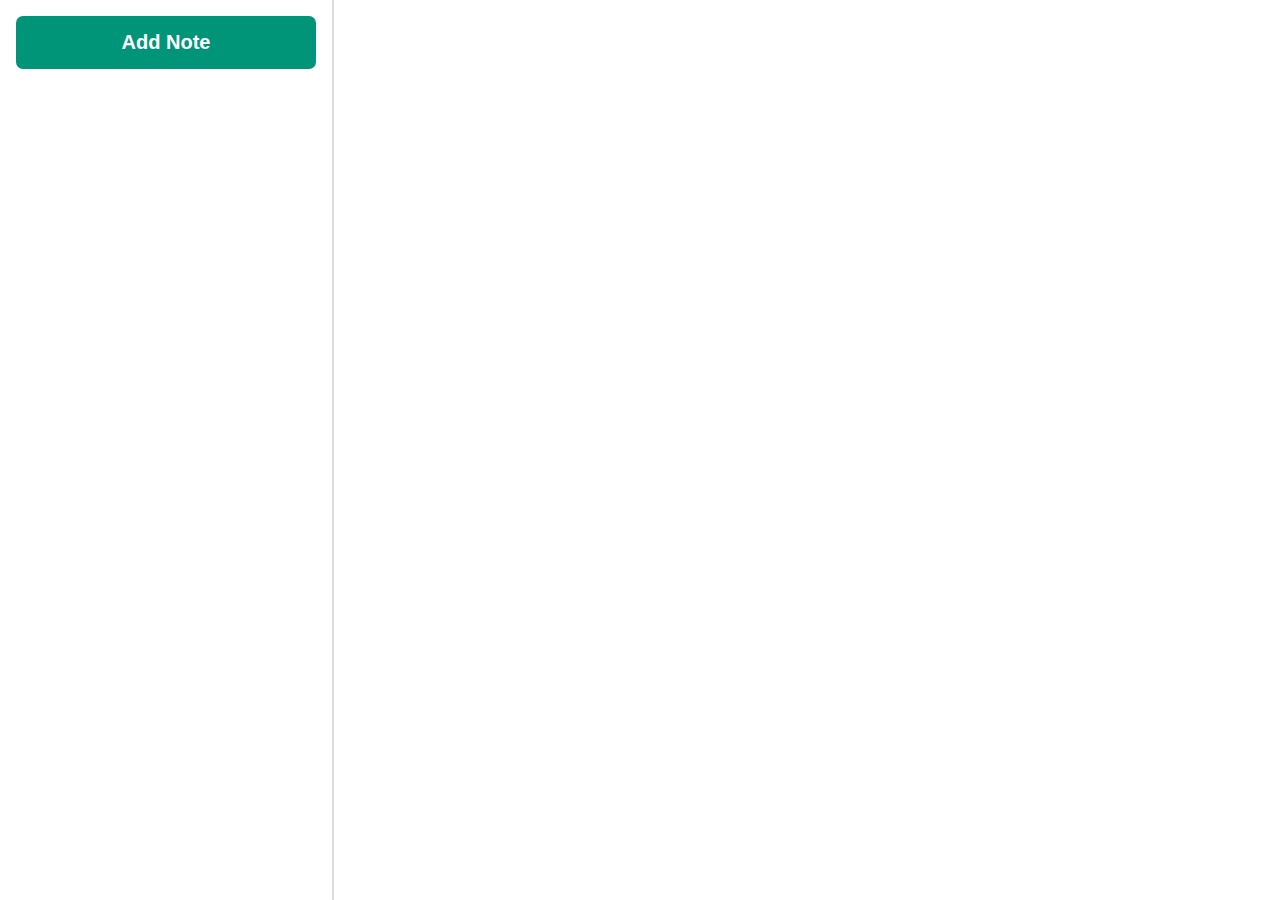
<file: advance-notes-app/index.html>
<!DOCTYPE html>
<html lang="en">
<head>
    <meta charset="UTF-8">
    <meta http-equiv="X-UA-Compatible" content="IE=edge">
    <meta name="viewport" content="width=device-width, initial-scale=1.0">
    <title>Notes App</title>
    <link rel="stylesheet" href="./css/main.css">
</head>
<body>
    <div class="notes" id="app">
        <!-- <div class="notes__sidebar">
            <button class="notes__add" type="button">Add Note</button>
            <div class="notes__list">
                <div class="notes__list-item notes__list-item--selected">
                    <div class="notes__small-title">Lecture Notes</div>
                    <div class="notes__small-body">I learnt nothing today.</div>
                    <div class="notes__small-updated">Thursday 3:30pm</div>
                </div>
            </div>
        </div>
        <div class="notes__preview">
            <input class="notes__title" type="text" placeholder="Enter a title...">
            <textarea class="notes__body">I am the notes body...</textarea>
        </div> -->
    </div>
    <script src="./js/main.js" type="module"></script>
</body>
</html>
</file>
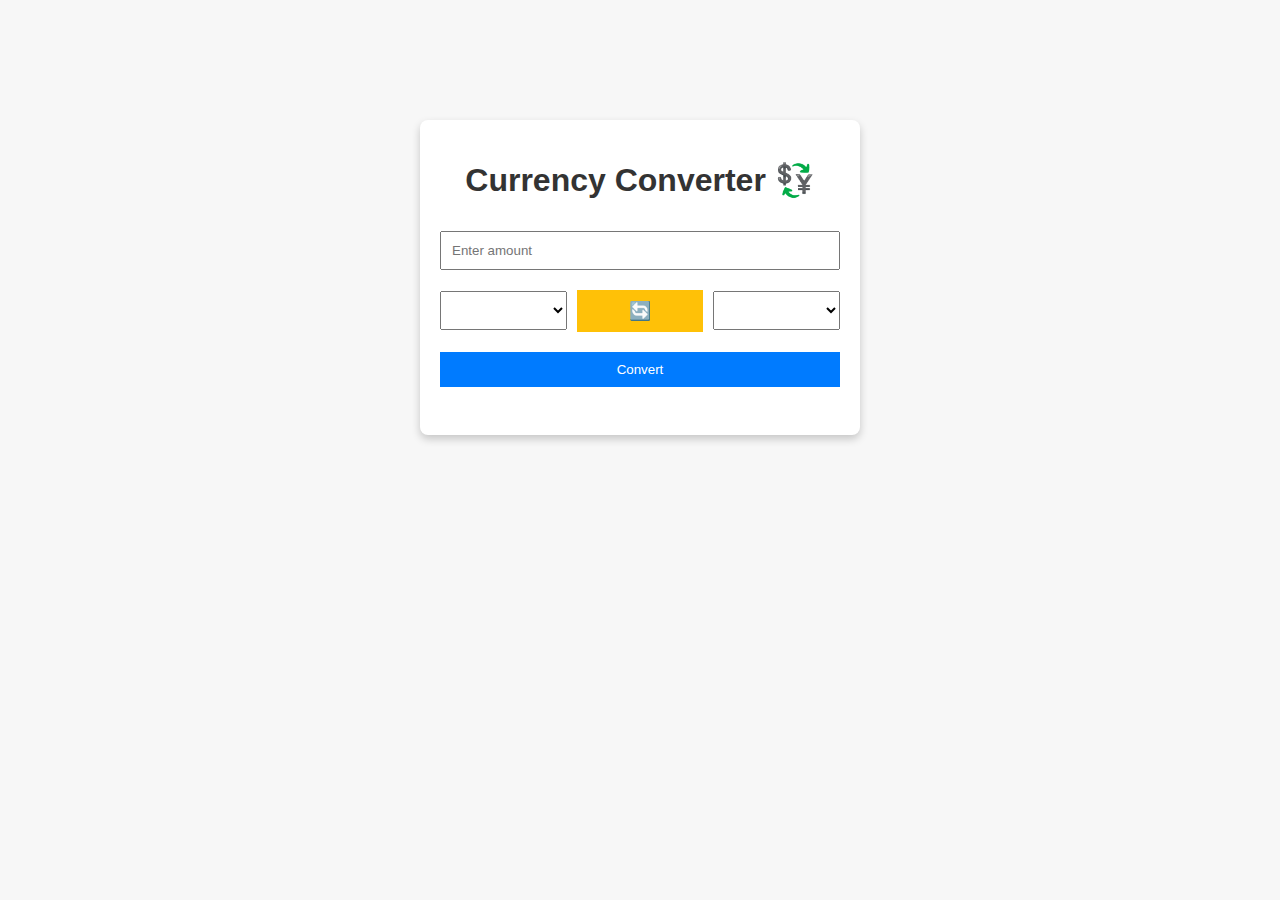
<file: currency-converter/index.html>
<!DOCTYPE html>
<html lang="en">
<head>
    <meta charset="UTF-8">
    <meta name="viewport" content="width=device-width, initial-scale=1.0">
    <title>Currency converter</title>
    <link rel="stylesheet" href="./style.css">
</head>
<body>
    <div class="container">
        <h1>Currency Converter 💱</h1>
        <div class="converter">
            <input type="number" id="amount" placeholder="Enter amount" />
            <div class="currency-selectors">
              <select id="fromCurrency"></select>
              <button id="swap">🔄</button>
              <select id="toCurrency"></select>
            </div>
            <button id="convert">Convert</button>
            <p id="rate"></p>
            <p id="result"></p>
          </div>
          <div id="loading" style="display: none;">Loading...</div>
    </div>
      
      <script src="./script.js"></script>
</body>
</html>
</file>
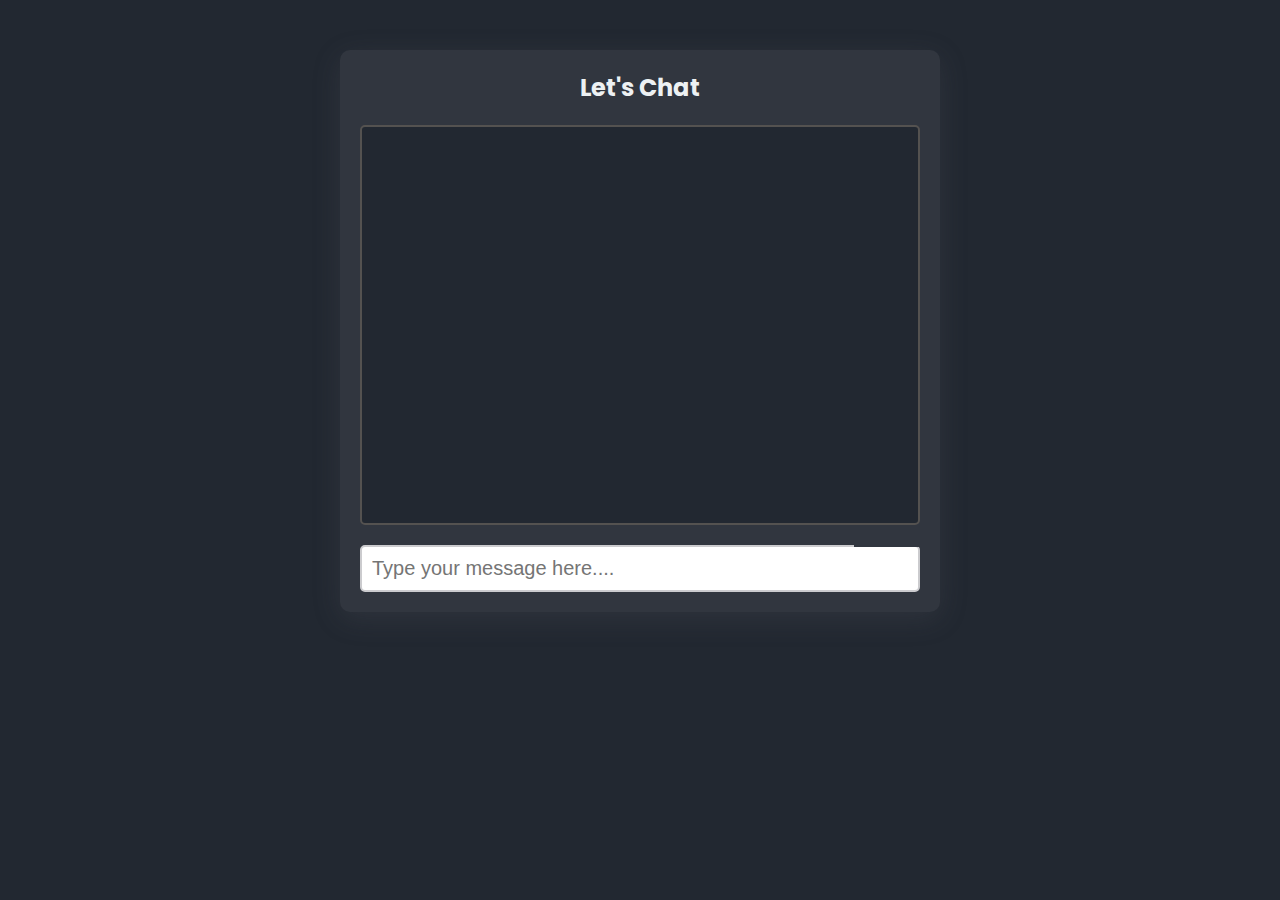
<file: custom-answered-chatbot/index.html>
<!DOCTYPE html>
<html lang="en">
<head>
    <meta charset="UTF-8">
    <meta name="viewport" content="width=device-width, initial-scale=1.0">
    <title>Chatbot | Becodewala</title>
    <link rel="stylesheet" href="./style.css">
<link href="https://fonts.googleapis.com/css2?family=Poppins:wght@500&display=swap" rel="stylesheet">
<link rel="stylesheet" href="https://cdnjs.cloudflare.com/ajax/libs/font-awesome/6.5.1/css/all.min.css" integrity="sha512-DTOQO9RWCH3ppGqcWaEA1BIZOC6xxalwEsw9c2QQeAIftl+Vegovlnee1c9QX4TctnWMn13TZye+giMm8e2LwA==" crossorigin="anonymous" referrerpolicy="no-referrer" />
</head>
<body>
    <div class="container">
        <div class="title">Let's Chat</div>
        <div class="chat" id="chat"></div>
        <input type="text" class="input" id="input" placeholder="Type your message here...." />
        <button class="button" id="button"><i class="fa-brands fa-telegram"></i></button>
      </div>
      
      <script src="./script.js"></script>
</body>
</html>
</file>
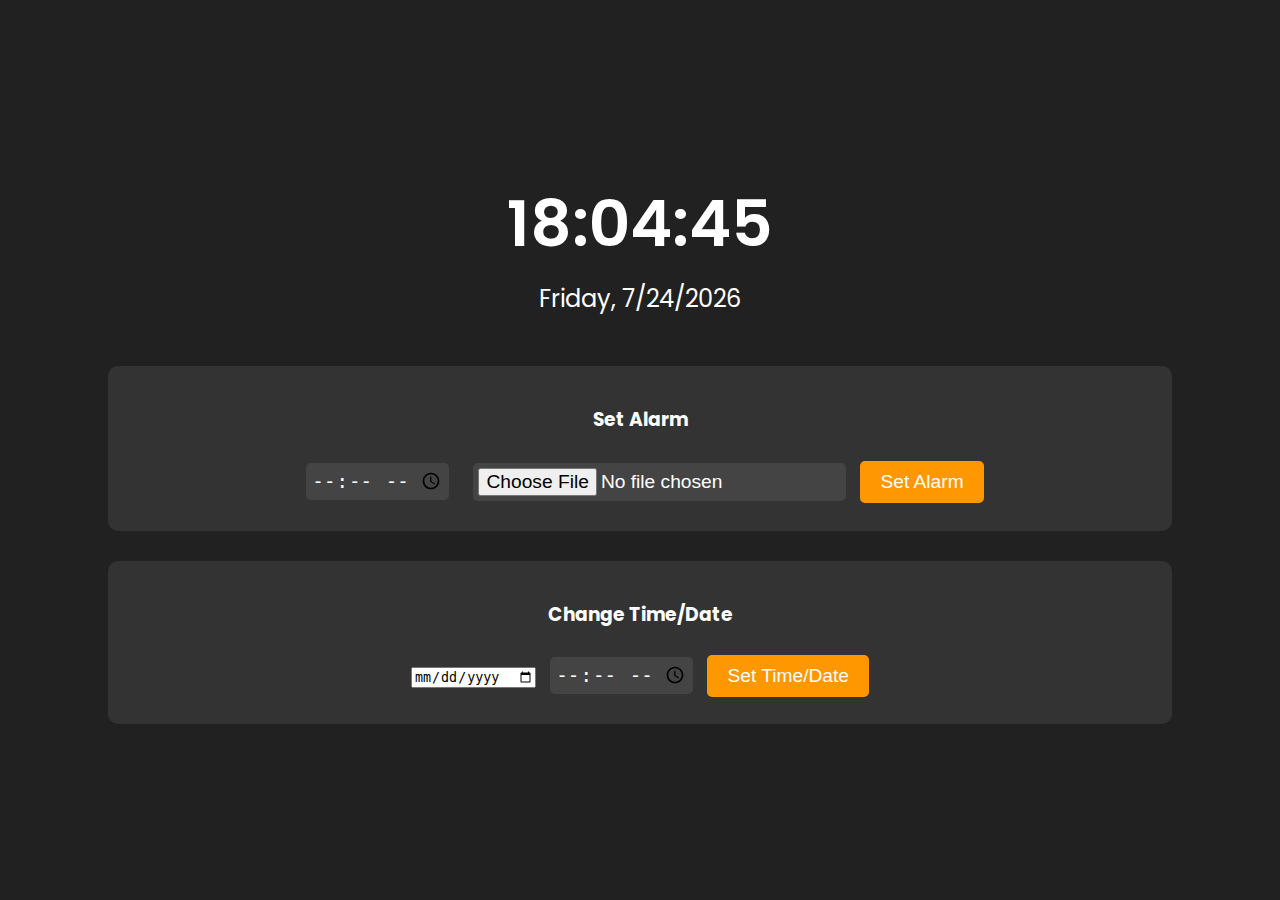
<file: digital-clock/index.html>
<!DOCTYPE html>
<html lang="en">
<head>
    <meta charset="UTF-8">
    <meta name="viewport" content="width=device-width, initial-scale=1.0">
    <title>Mobile Digital Clock with Alarm</title>
    <link href="https://fonts.googleapis.com/css2?family=Poppins:wght@400;600&display=swap" rel="stylesheet">
    <style>
        body {
            font-family: 'Poppins', sans-serif;
            background-color: #212121;
            color: white;
            margin: 0;
            display: flex;
            justify-content: center;
            align-items: center;
            height: 100vh;
            flex-direction: column;
        }
        .clock-container {
            text-align: center;
            margin-bottom: 20px;
        }
        .clock {
            font-size: 4rem;
            font-weight: 600;
        }
        .date-time {
            font-size: 1.5rem;
            margin-top: 10px;
        }
        .alarm-time {
            font-size: 2rem;
            color: #FF9800;
        }
        .settings {
            background-color: #333;
            padding: 20px;
            border-radius: 10px;
            width: 80%;
            margin-top: 30px;
            text-align: center;
        }
        input[type="time"],
        input[type="file"] {
            padding: 5px;
            font-size: 1.2rem;
            margin: 10px;
            background-color: #444;
            border: none;
            color: white;
            border-radius: 5px;
        }
        input[type="button"] {
            padding: 10px 20px;
            font-size: 1.2rem;
            background-color: #FF9800;
            color: white;
            border: none;
            border-radius: 5px;
            cursor: pointer;
        }
        input[type="button"]:hover {
            background-color: #FB8C00;
        }
        @media (max-width: 768px){
            body{
                height: 100vh;
            }
        }
        @media (max-width: 480px){
            body{
                height: 120vh;
            }
            input[type="time"],
            input[type="file"]{
                width: 90%;
            }
        }
    </style>
</head>
<body>

    <!-- Clock Display -->
    <div class="clock-container">
        <div id="digital-clock" class="clock"></div>
        <div id="current-date" class="date-time"></div>
        <div id="alarm-time-display" class="alarm-time"></div>
    </div>

    <!-- Settings -->
    <div class="settings">
        <h3>Set Alarm</h3>
        <input type="time" id="alarm-time" />
        <input type="file" id="alarm-sound-file" accept="audio/*" />
        <input type="button" value="Set Alarm" onclick="setAlarm()" />
    </div>

    <!-- Time/Date Change -->
    <div class="settings">
        <h3>Change Time/Date</h3>
        <input type="date" id="date-change" />
        <input type="time" id="time-change" />
        <input type="button" value="Set Time/Date" onclick="setDateTime()" />
    </div>

    <!-- Audio Element (for alarm sound) -->
    <audio id="alarm-sound" preload="auto"></audio>

    <script>
        let alarmTime = null;
        let alarmSet = false;
        let alarmSoundUrl = null;

        // Function to update clock
        function updateClock() {
            const now = new Date();
            const hours = now.getHours().toString().padStart(2, '0');
            const minutes = now.getMinutes().toString().padStart(2, '0');
            const seconds = now.getSeconds().toString().padStart(2, '0');

            document.getElementById('digital-clock').textContent = `${hours}:${minutes}:${seconds}`;

            const dayOfWeek = now.toLocaleString('en-US', { weekday: 'long' });
            const date = now.toLocaleDateString();
            document.getElementById('current-date').textContent = `${dayOfWeek}, ${date}`;

            // Check if it's time for alarm
            if (alarmSet) {
                const alarmHours = alarmTime.split(":")[0];
                const alarmMinutes = alarmTime.split(":")[1];
                if (hours == alarmHours && minutes == alarmMinutes) {
                    // Play the alarm sound when the time matches
                    playAlarmSound();
                    alarmSet = false; // Reset alarm after it goes off
                    document.getElementById('alarm-time-display').style.display = 'none'; // Hide alarm time after it triggers
                }
            }
        }

        // Function to set alarm
        function setAlarm() {
            alarmTime = document.getElementById('alarm-time').value;
            alarmSoundUrl = document.getElementById('alarm-sound-file').files[0];

            if (alarmTime && alarmSoundUrl) {
                // Set the alarm sound from the file
                const alarmSound = document.getElementById('alarm-sound');
                const soundURL = URL.createObjectURL(alarmSoundUrl);
                alarmSound.src = soundURL;

                alarmSet = true;
                document.getElementById('alarm-time-display').textContent = `Alarm set for: ${alarmTime}`;
                document.getElementById('alarm-time-display').style.display = 'block'; // Ensure alarm time is visible
            } else {
                alert("Please select both alarm time and sound.");
            }
        }

        // Function to set date and time
        function setDateTime() {
            const dateValue = document.getElementById('date-change').value;
            const timeValue = document.getElementById('time-change').value;
            if (dateValue && timeValue) {
                const newDate = new Date(dateValue + 'T' + timeValue);
                // Just a simulation; in a real case, you could adjust the system time
                alert(`Time and Date set to: ${newDate.toLocaleString()}`);
            }
        }

        // Function to play alarm sound
        function playAlarmSound() {
            const alarmSound = document.getElementById('alarm-sound');
            alarmSound.play(); // Play the sound
            setTimeout(() => {
                alarmSound.pause(); // Stop the sound after 5 seconds (adjust as needed)
                alarmSound.currentTime = 0; // Reset to the beginning of the sound
            }, 5000);
        }

        // Update the clock every second
        setInterval(updateClock, 1000);

        // Initialize clock immediately
        updateClock();
    </script>

</body>
</html>
</file>
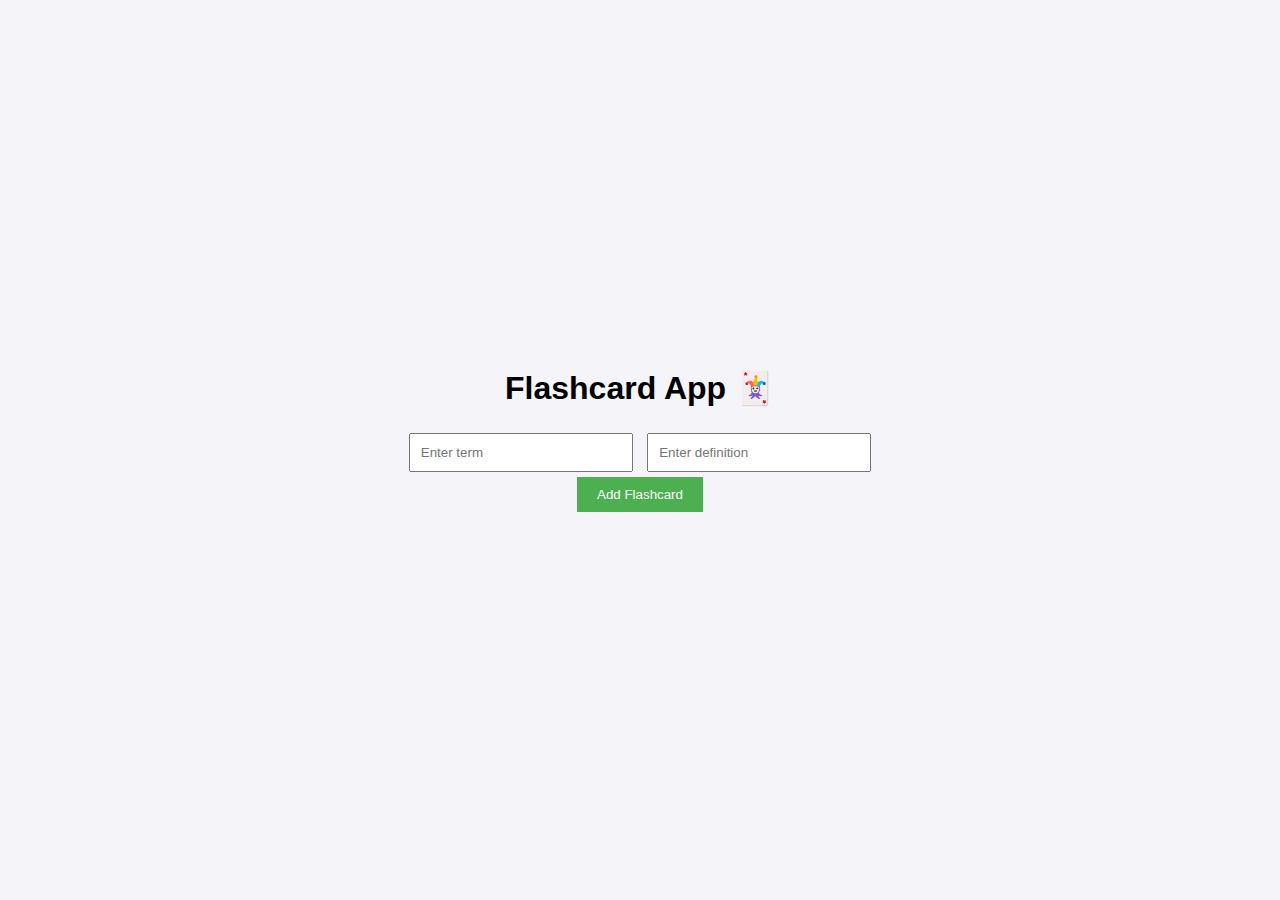
<file: flashcard-app/index.html>
<!DOCTYPE html>
<html lang="en">
<head>
    <meta charset="UTF-8">
    <meta name="viewport" content="width=device-width, initial-scale=1.0">
    <title>Flashcard App</title>
    <link rel="stylesheet" href="./style.css">
</head>
<body>

<div class="app-container">
    <h1>Flashcard App 🃏</h1>
    
    <!-- Success Message Box -->
    <div id="message-box" class="message-box"></div>
    
    <div class="flashcard-form">
        <input type="text" id="term" placeholder="Enter term" required>
        <input type="text" id="definition" placeholder="Enter definition" required>
        <button id="add-card">Add Flashcard</button>
    </div>

    <div class="flashcards-container" id="flashcards-container">
        <!-- Flashcards will appear here -->
    </div>
</div>

<script src="./script.js"></script>

</body>
</html>
</file>
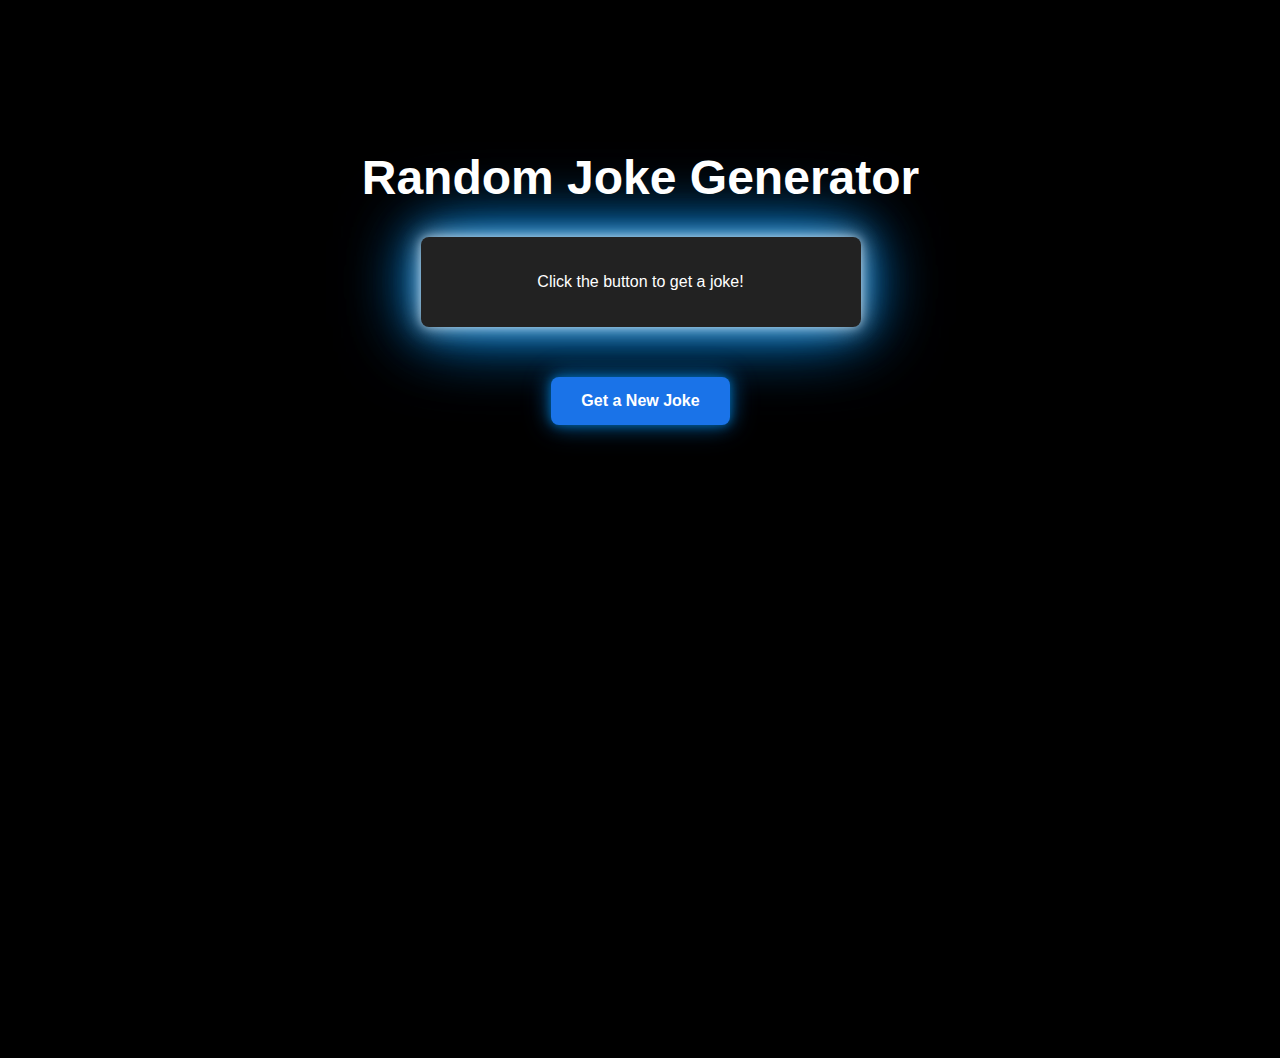
<file: joke-app/index.html>
<!DOCTYPE html>
<html lang="en">
<head>
    <meta charset="UTF-8">
    <meta name="viewport" content="width=device-width, initial-scale=1.0">
    <title>Joke App</title>
    <link rel="stylesheet" href="./style.css">
</head>
<body>
    <div class="container">
        <h1>Random Joke Generator</h1>
    <div id="joke-container">
        <p id="joke">Click the button to get a joke!</p>
    </div>
    <button onclick="displayJoke()">Get a New Joke</button>
    </div>

    <script src="./script.js"></script>
</body>
</html>
</file>
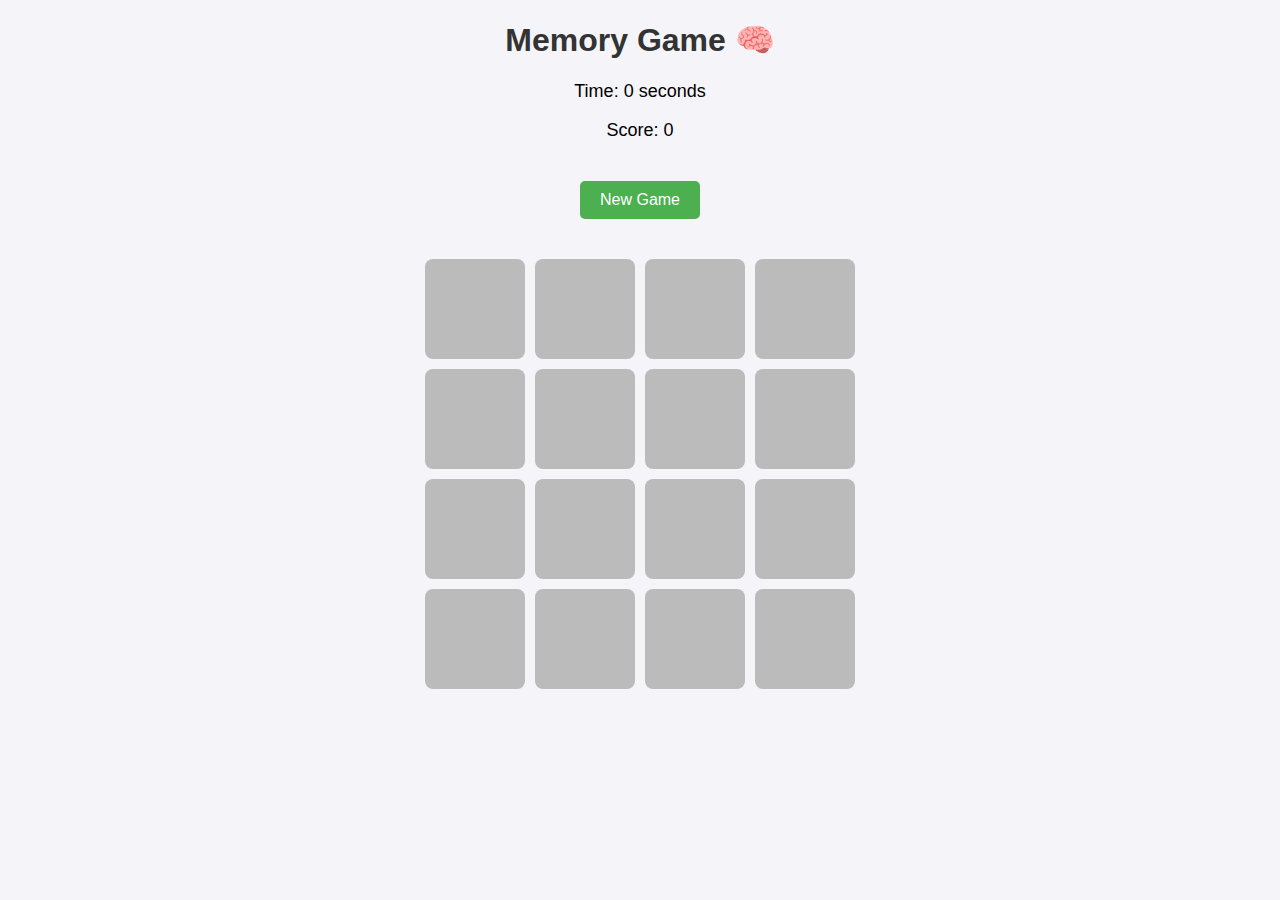
<file: memory-game/index.html>
<!DOCTYPE html>
<html lang="en">
<head>
  <meta charset="UTF-8">
  <meta name="viewport" content="width=device-width, initial-scale=1.0">
  <title>Memory Game</title>
  <link rel="stylesheet" href="./style.css">
</head>
<body>
  <h1>Memory Game 🧠</h1>
  <div class="game-info">
    <p>Time: <span id="timer">0</span> seconds</p>
    <p>Score: <span id="score">0</span></p>
  </div>
  <button id="resetButton">New Game</button>
  <div class="game-board" id="gameBoard"></div>
  <script src="./script.js"></script>
</body>
</html>
</file>
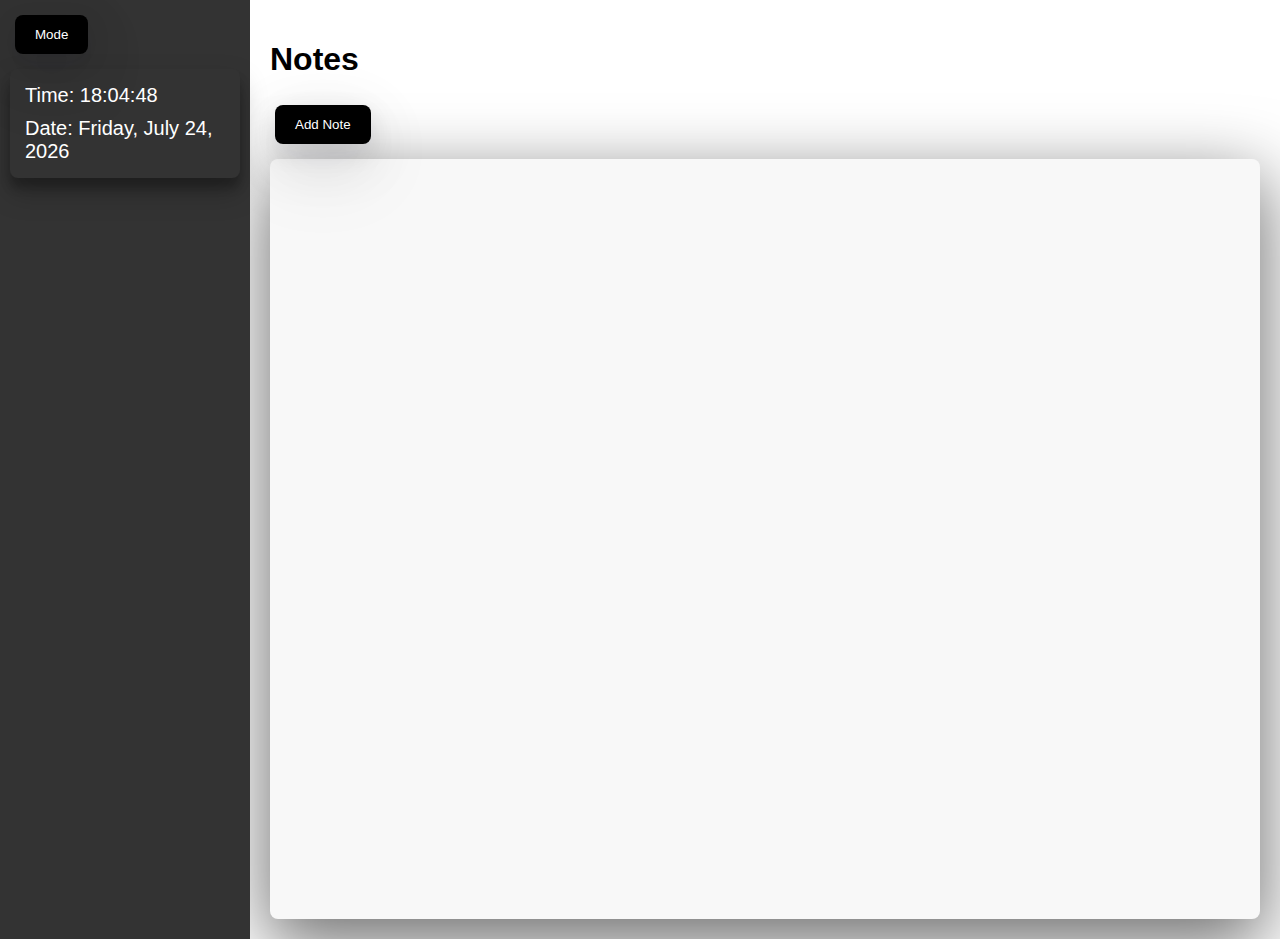
<file: notes -app/index.html>
<!DOCTYPE html>
<html lang="en">
<head>
  <meta charset="UTF-8">
  <meta name="viewport" content="width=device-width, initial-scale=1.0">
  <title>Notes App</title>
  <link rel="stylesheet" href="./style.css">
</head>
<body>
  <div class="container">
    <div class="sidebar">
      <button id="theme-toggle">Mode</button>
      <div class="datimo">
        <div id="time"></div>
        <div id="date"></div>
      </div>
    </div>
    <main>
      <h1>Notes</h1>
      <button id="add-note-btn">Add Note</button>
      <div id="notes-container"></div>
    </main>
  </div>

  <div id="note-editor" style="display: none;">
    <input type="text" id="note-title" placeholder="Note Title">
    <textarea id="note-content" placeholder="Write your note here..."></textarea>
    <button id="save-note">Save Note</button>
    <button id="cancel-note">Cancel</button>
  </div>

  <script src="./script.js"></script>
</body>
</html>
</file>
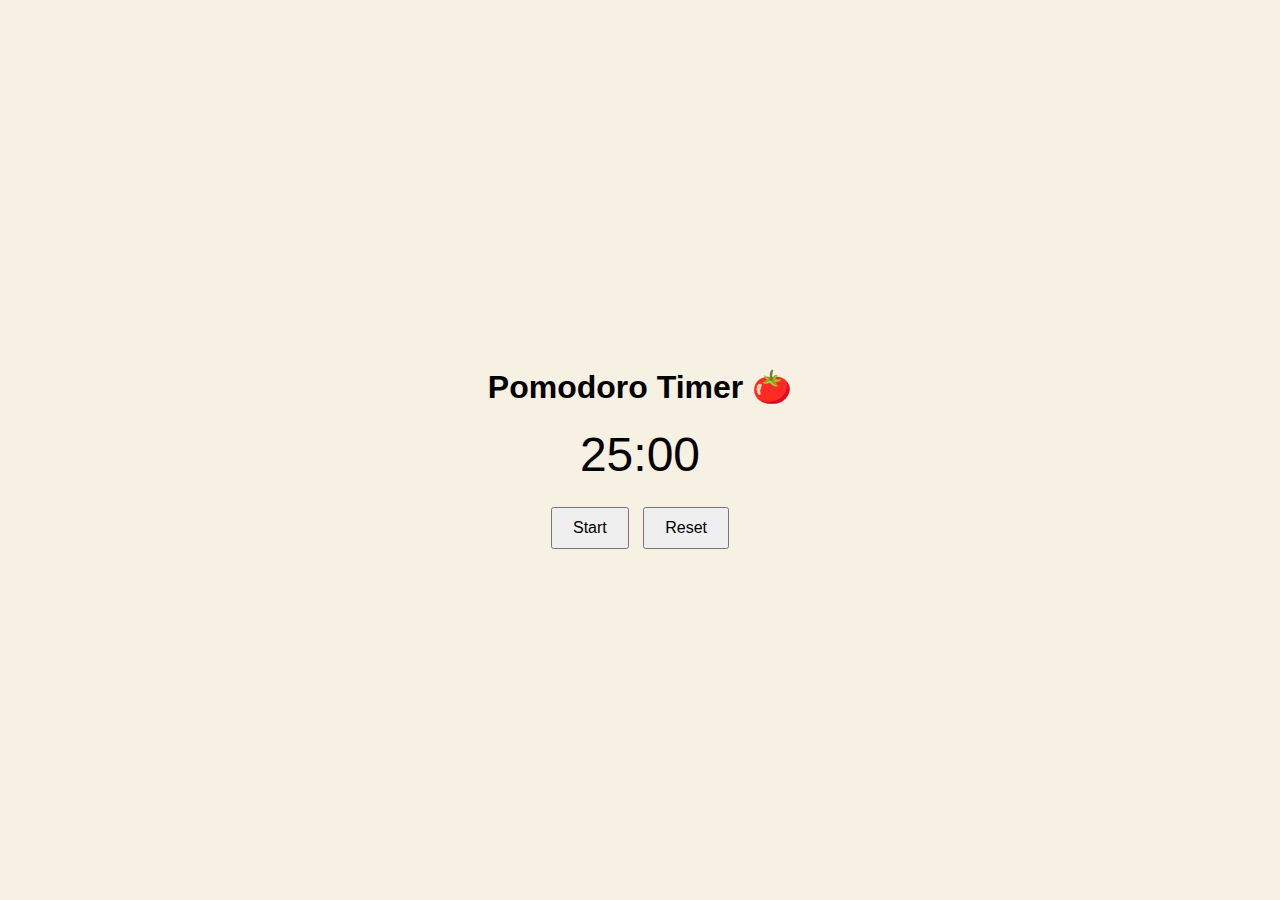
<file: pomodoro-timer/index.html>
<!DOCTYPE html>
<html lang="en">
<head>
    <meta charset="UTF-8">
    <meta name="viewport" content="width=device-width, initial-scale=1.0">
    <title>Pomodoro Timer</title>
    <link rel="stylesheet" href="./style.css">
</head>
<body>
    <div class="timer-container">
        <h1>Pomodoro Timer 🍅</h1>
        <div id="timer-display">25:00</div>
        <button id="start-button">Start</button>
        <button id="reset-button">Reset</button>
    </div>
    <script src="./script.js"></script>
</body>
</html>
</file>
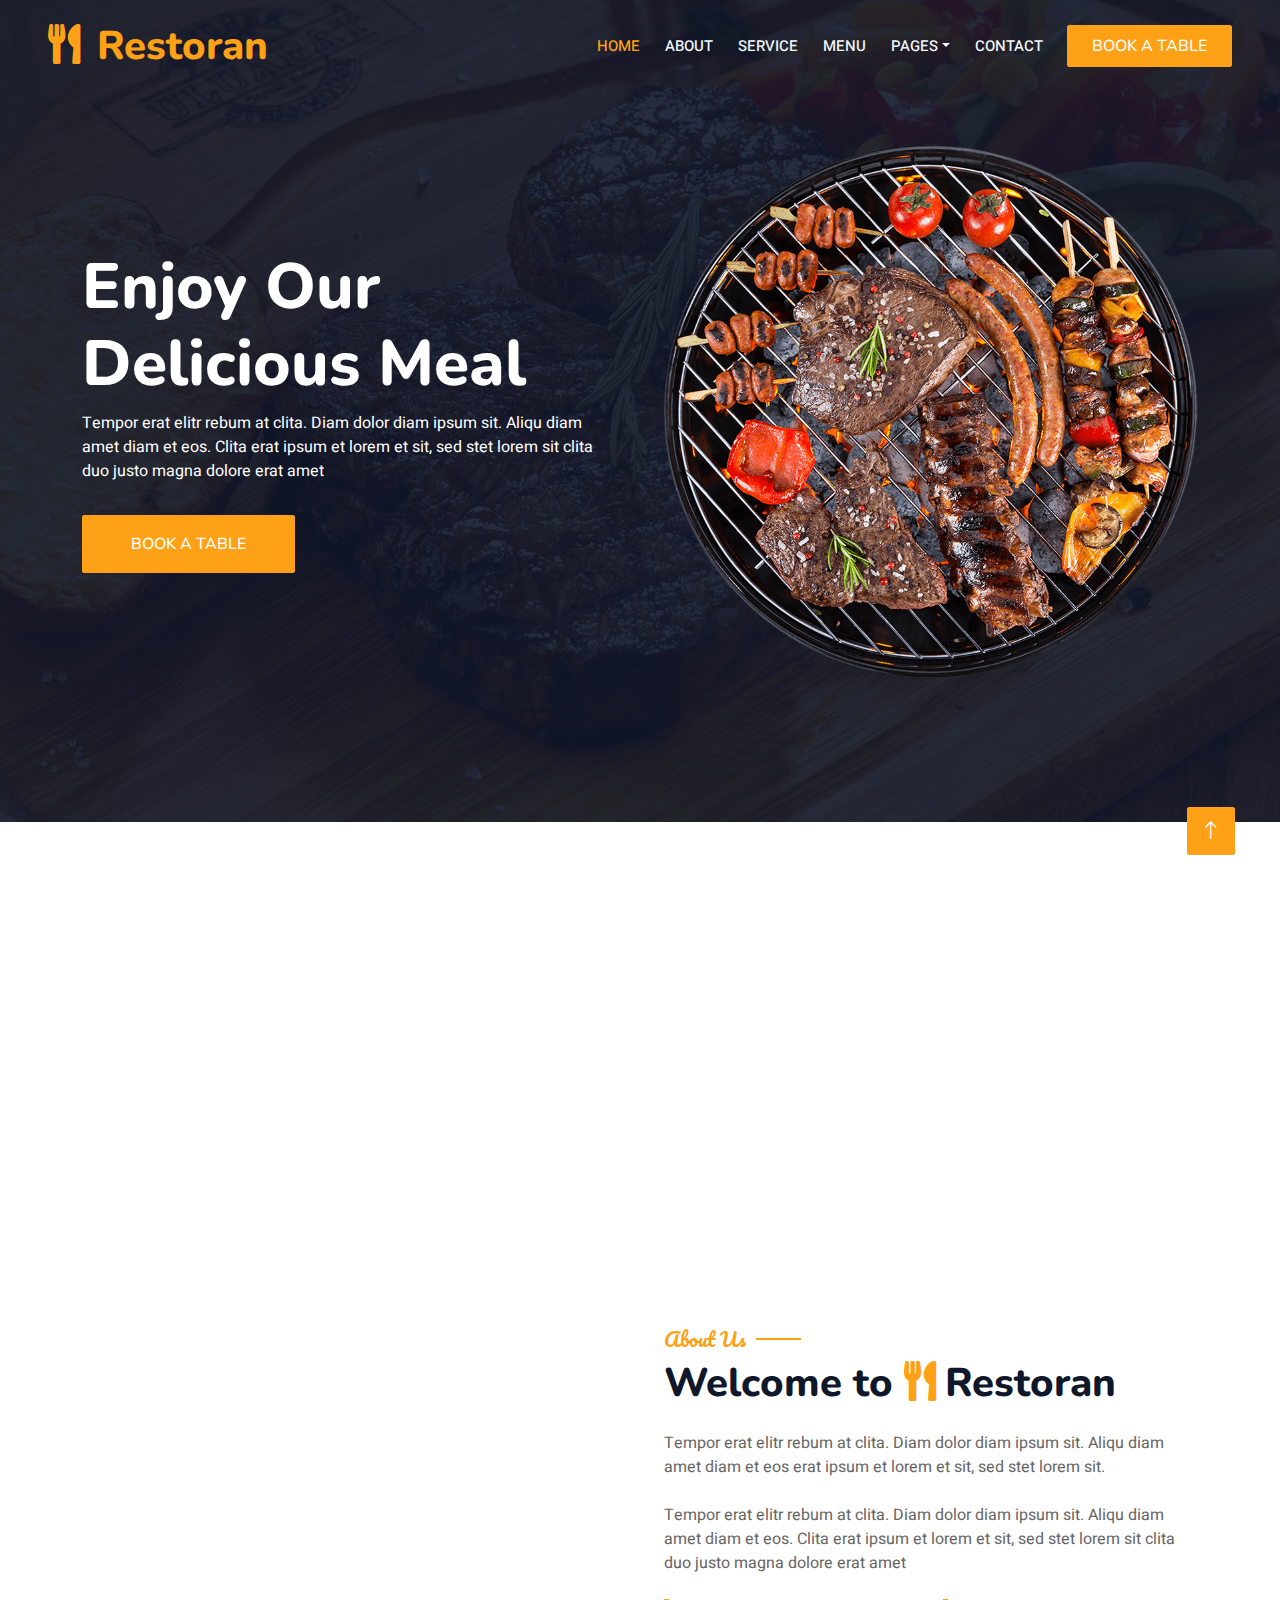
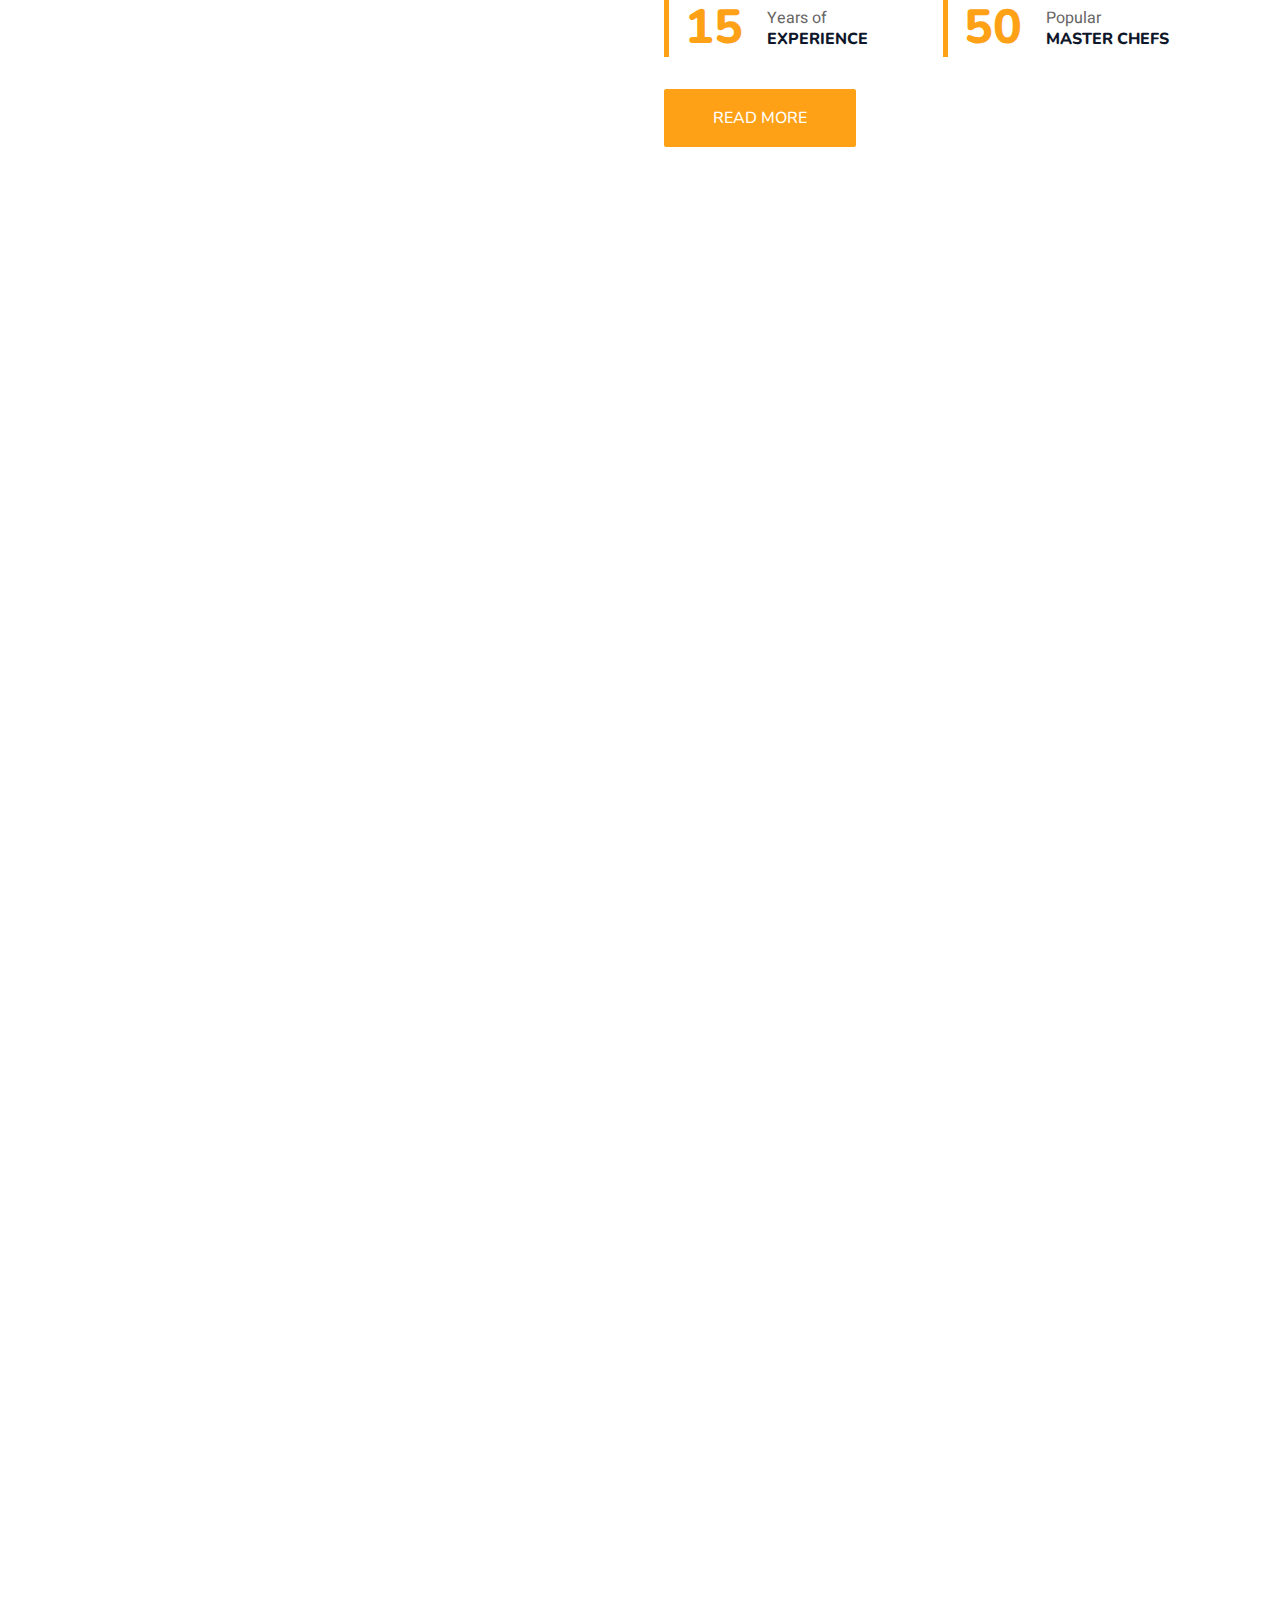
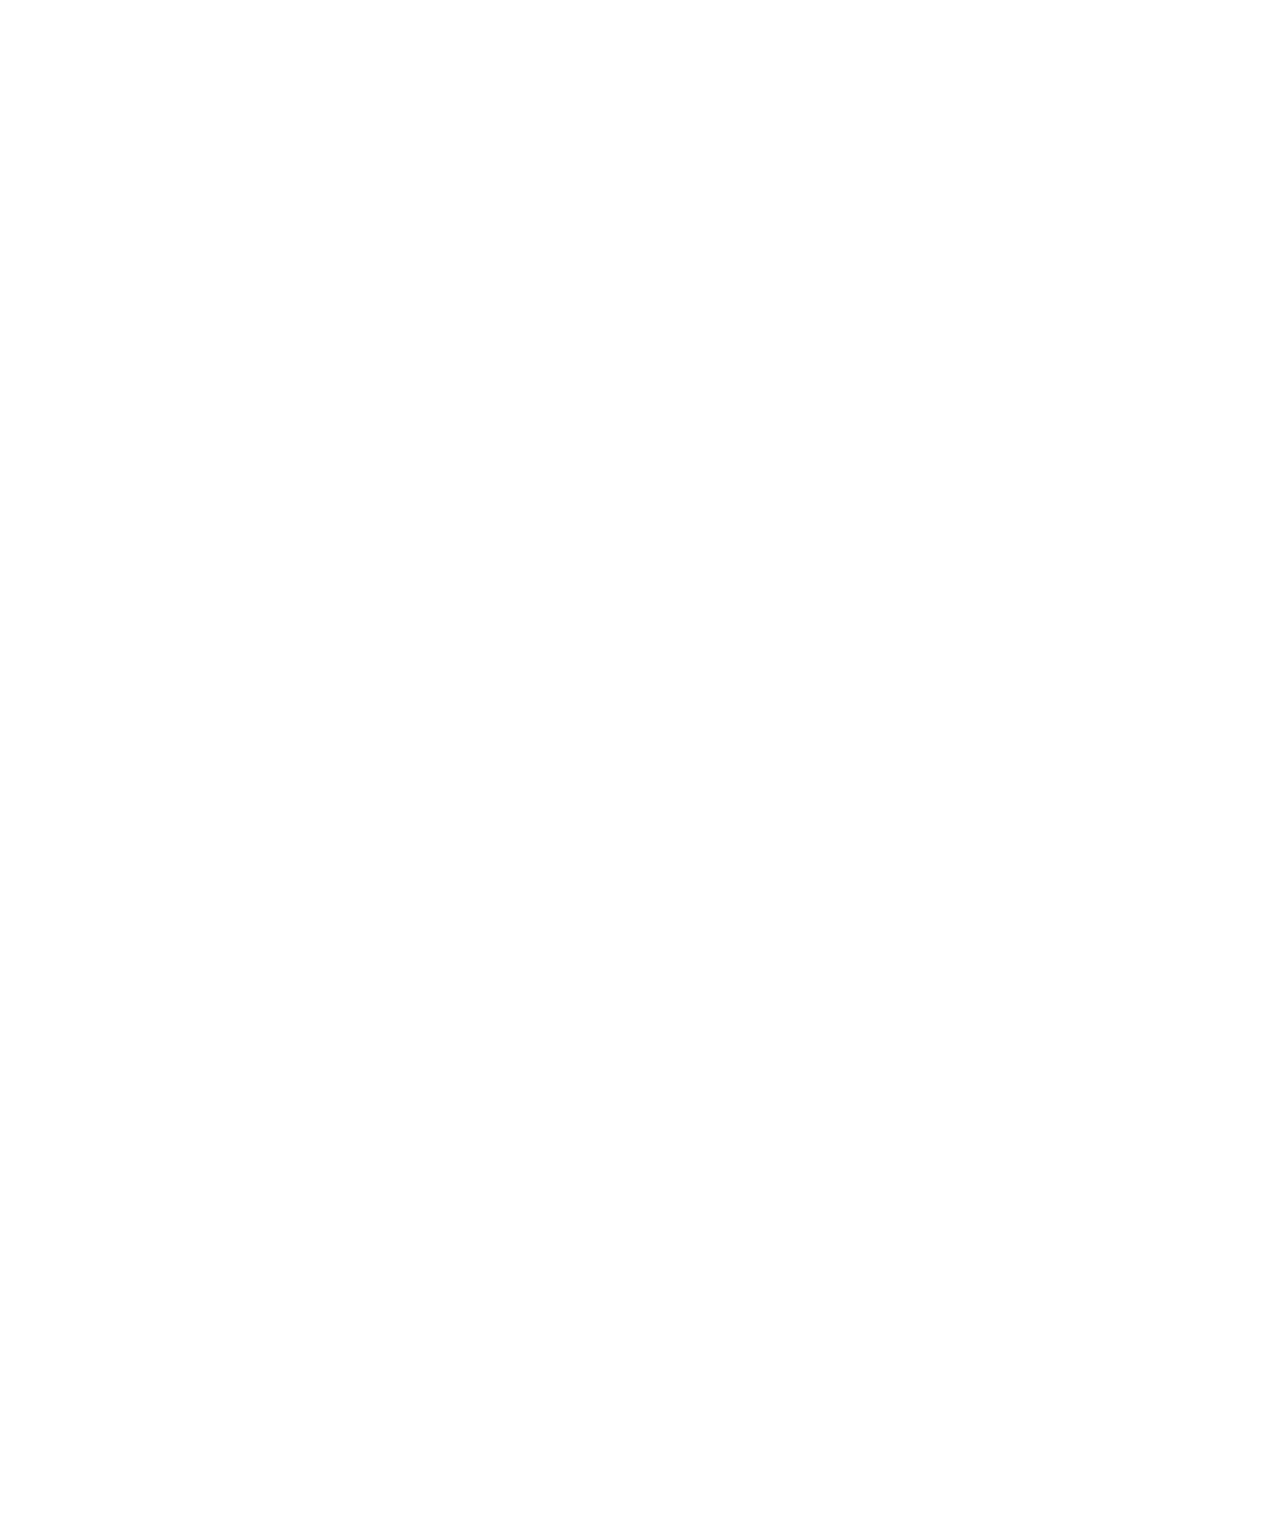
<file: restaurent/index.html>
<!DOCTYPE html>
<html lang="en">

<head>
    <meta charset="utf-8">
    <title>Restoran - Bootstrap Restaurant Template</title>
    <meta content="width=device-width, initial-scale=1.0" name="viewport">
    <meta content="" name="keywords">
    <meta content="" name="description">

    <!-- Favicon -->
    <link href="img/favicon.ico" rel="icon">

    <!-- Google Web Fonts -->
    <link rel="preconnect" href="https://fonts.googleapis.com">
    <link rel="preconnect" href="https://fonts.gstatic.com" crossorigin>
    <link href="https://fonts.googleapis.com/css2?family=Heebo:wght@400;500;600&family=Nunito:wght@600;700;800&family=Pacifico&display=swap" rel="stylesheet">

    <!-- Icon Font Stylesheet -->
    <link href="https://cdnjs.cloudflare.com/ajax/libs/font-awesome/5.10.0/css/all.min.css" rel="stylesheet">
    <link href="https://cdn.jsdelivr.net/npm/bootstrap-icons@1.4.1/font/bootstrap-icons.css" rel="stylesheet">

    <!-- Libraries Stylesheet -->
    <link href="lib/animate/animate.min.css" rel="stylesheet">
    <link href="lib/owlcarousel/assets/owl.carousel.min.css" rel="stylesheet">
    <link href="lib/tempusdominus/css/tempusdominus-bootstrap-4.min.css" rel="stylesheet" />

    <!-- Customized Bootstrap Stylesheet -->
    <link href="css/bootstrap.min.css" rel="stylesheet">

    <!-- Template Stylesheet -->
    <link href="css/style.css" rel="stylesheet">
</head>

<body>
    <div class="container-xxl bg-white p-0">
        <!-- Spinner Start -->
        <div id="spinner" class="show bg-white position-fixed translate-middle w-100 vh-100 top-50 start-50 d-flex align-items-center justify-content-center">
            <div class="spinner-border text-primary" style="width: 3rem; height: 3rem;" role="status">
                <span class="sr-only">Loading...</span>
            </div>
        </div>
        <!-- Spinner End -->


        <!-- Navbar & Hero Start -->
        <div class="container-xxl position-relative p-0">
            <nav class="navbar navbar-expand-lg navbar-dark bg-dark px-4 px-lg-5 py-3 py-lg-0">
                <a href="" class="navbar-brand p-0">
                    <h1 class="text-primary m-0"><i class="fa fa-utensils me-3"></i>Restoran</h1>
                    <!-- <img src="img/logo.png" alt="Logo"> -->
                </a>
                <button class="navbar-toggler" type="button" data-bs-toggle="collapse" data-bs-target="#navbarCollapse">
                    <span class="fa fa-bars"></span>
                </button>
                <div class="collapse navbar-collapse" id="navbarCollapse">
                    <div class="navbar-nav ms-auto py-0 pe-4">
                        <a href="index.html" class="nav-item nav-link active">Home</a>
                        <a href="about.html" class="nav-item nav-link">About</a>
                        <a href="service.html" class="nav-item nav-link">Service</a>
                        <a href="menu.html" class="nav-item nav-link">Menu</a>
                        <div class="nav-item dropdown">
                            <a href="#" class="nav-link dropdown-toggle" data-bs-toggle="dropdown">Pages</a>
                            <div class="dropdown-menu m-0">
                                <a href="booking.html" class="dropdown-item">Booking</a>
                                <a href="team.html" class="dropdown-item">Our Team</a>
                                <a href="testimonial.html" class="dropdown-item">Testimonial</a>
                            </div>
                        </div>
                        <a href="contact.html" class="nav-item nav-link">Contact</a>
                    </div>
                    <a href="" class="btn btn-primary py-2 px-4">Book A Table</a>
                </div>
            </nav>

            <div class="container-xxl py-5 bg-dark hero-header mb-5">
                <div class="container my-5 py-5">
                    <div class="row align-items-center g-5">
                        <div class="col-lg-6 text-center text-lg-start">
                            <h1 class="display-3 text-white animated slideInLeft">Enjoy Our<br>Delicious Meal</h1>
                            <p class="text-white animated slideInLeft mb-4 pb-2">Tempor erat elitr rebum at clita. Diam dolor diam ipsum sit. Aliqu diam amet diam et eos. Clita erat ipsum et lorem et sit, sed stet lorem sit clita duo justo magna dolore erat amet</p>
                            <a href="" class="btn btn-primary py-sm-3 px-sm-5 me-3 animated slideInLeft">Book A Table</a>
                        </div>
                        <div class="col-lg-6 text-center text-lg-end overflow-hidden">
                            <img class="img-fluid" src="img/hero.png" alt="">
                        </div>
                    </div>
                </div>
            </div>
        </div>
        <!-- Navbar & Hero End -->


        <!-- Service Start -->
        <div class="container-xxl py-5">
            <div class="container">
                <div class="row g-4">
                    <div class="col-lg-3 col-sm-6 wow fadeInUp" data-wow-delay="0.1s">
                        <div class="service-item rounded pt-3">
                            <div class="p-4">
                                <i class="fa fa-3x fa-user-tie text-primary mb-4"></i>
                                <h5>Master Chefs</h5>
                                <p>Diam elitr kasd sed at elitr sed ipsum justo dolor sed clita amet diam</p>
                            </div>
                        </div>
                    </div>
                    <div class="col-lg-3 col-sm-6 wow fadeInUp" data-wow-delay="0.3s">
                        <div class="service-item rounded pt-3">
                            <div class="p-4">
                                <i class="fa fa-3x fa-utensils text-primary mb-4"></i>
                                <h5>Quality Food</h5>
                                <p>Diam elitr kasd sed at elitr sed ipsum justo dolor sed clita amet diam</p>
                            </div>
                        </div>
                    </div>
                    <div class="col-lg-3 col-sm-6 wow fadeInUp" data-wow-delay="0.5s">
                        <div class="service-item rounded pt-3">
                            <div class="p-4">
                                <i class="fa fa-3x fa-cart-plus text-primary mb-4"></i>
                                <h5>Online Order</h5>
                                <p>Diam elitr kasd sed at elitr sed ipsum justo dolor sed clita amet diam</p>
                            </div>
                        </div>
                    </div>
                    <div class="col-lg-3 col-sm-6 wow fadeInUp" data-wow-delay="0.7s">
                        <div class="service-item rounded pt-3">
                            <div class="p-4">
                                <i class="fa fa-3x fa-headset text-primary mb-4"></i>
                                <h5>24/7 Service</h5>
                                <p>Diam elitr kasd sed at elitr sed ipsum justo dolor sed clita amet diam</p>
                            </div>
                        </div>
                    </div>
                </div>
            </div>
        </div>
        <!-- Service End -->


        <!-- About Start -->
        <div class="container-xxl py-5">
            <div class="container">
                <div class="row g-5 align-items-center">
                    <div class="col-lg-6">
                        <div class="row g-3">
                            <div class="col-6 text-start">
                                <img class="img-fluid rounded w-100 wow zoomIn" data-wow-delay="0.1s" src="img/about-1.jpg">
                            </div>
                            <div class="col-6 text-start">
                                <img class="img-fluid rounded w-75 wow zoomIn" data-wow-delay="0.3s" src="img/about-2.jpg" style="margin-top: 25%;">
                            </div>
                            <div class="col-6 text-end">
                                <img class="img-fluid rounded w-75 wow zoomIn" data-wow-delay="0.5s" src="img/about-3.jpg">
                            </div>
                            <div class="col-6 text-end">
                                <img class="img-fluid rounded w-100 wow zoomIn" data-wow-delay="0.7s" src="img/about-4.jpg">
                            </div>
                        </div>
                    </div>
                    <div class="col-lg-6">
                        <h5 class="section-title ff-secondary text-start text-primary fw-normal">About Us</h5>
                        <h1 class="mb-4">Welcome to <i class="fa fa-utensils text-primary me-2"></i>Restoran</h1>
                        <p class="mb-4">Tempor erat elitr rebum at clita. Diam dolor diam ipsum sit. Aliqu diam amet diam et eos erat ipsum et lorem et sit, sed stet lorem sit.</p>
                        <p class="mb-4">Tempor erat elitr rebum at clita. Diam dolor diam ipsum sit. Aliqu diam amet diam et eos. Clita erat ipsum et lorem et sit, sed stet lorem sit clita duo justo magna dolore erat amet</p>
                        <div class="row g-4 mb-4">
                            <div class="col-sm-6">
                                <div class="d-flex align-items-center border-start border-5 border-primary px-3">
                                    <h1 class="flex-shrink-0 display-5 text-primary mb-0" data-toggle="counter-up">15</h1>
                                    <div class="ps-4">
                                        <p class="mb-0">Years of</p>
                                        <h6 class="text-uppercase mb-0">Experience</h6>
                                    </div>
                                </div>
                            </div>
                            <div class="col-sm-6">
                                <div class="d-flex align-items-center border-start border-5 border-primary px-3">
                                    <h1 class="flex-shrink-0 display-5 text-primary mb-0" data-toggle="counter-up">50</h1>
                                    <div class="ps-4">
                                        <p class="mb-0">Popular</p>
                                        <h6 class="text-uppercase mb-0">Master Chefs</h6>
                                    </div>
                                </div>
                            </div>
                        </div>
                        <a class="btn btn-primary py-3 px-5 mt-2" href="">Read More</a>
                    </div>
                </div>
            </div>
        </div>
        <!-- About End -->


        <!-- Menu Start -->
        <div class="container-xxl py-5">
            <div class="container">
                <div class="text-center wow fadeInUp" data-wow-delay="0.1s">
                    <h5 class="section-title ff-secondary text-center text-primary fw-normal">Food Menu</h5>
                    <h1 class="mb-5">Most Popular Items</h1>
                </div>
                <div class="tab-class text-center wow fadeInUp" data-wow-delay="0.1s">
                    <ul class="nav nav-pills d-inline-flex justify-content-center border-bottom mb-5">
                        <li class="nav-item">
                            <a class="d-flex align-items-center text-start mx-3 ms-0 pb-3 active" data-bs-toggle="pill" href="#tab-1">
                                <i class="fa fa-coffee fa-2x text-primary"></i>
                                <div class="ps-3">
                                    <small class="text-body">Popular</small>
                                    <h6 class="mt-n1 mb-0">Breakfast</h6>
                                </div>
                            </a>
                        </li>
                        <li class="nav-item">
                            <a class="d-flex align-items-center text-start mx-3 pb-3" data-bs-toggle="pill" href="#tab-2">
                                <i class="fa fa-hamburger fa-2x text-primary"></i>
                                <div class="ps-3">
                                    <small class="text-body">Special</small>
                                    <h6 class="mt-n1 mb-0">Launch</h6>
                                </div>
                            </a>
                        </li>
                        <li class="nav-item">
                            <a class="d-flex align-items-center text-start mx-3 me-0 pb-3" data-bs-toggle="pill" href="#tab-3">
                                <i class="fa fa-utensils fa-2x text-primary"></i>
                                <div class="ps-3">
                                    <small class="text-body">Lovely</small>
                                    <h6 class="mt-n1 mb-0">Dinner</h6>
                                </div>
                            </a>
                        </li>
                    </ul>
                    <div class="tab-content">
                        <div id="tab-1" class="tab-pane fade show p-0 active">
                            <div class="row g-4">
                                <div class="col-lg-6">
                                    <div class="d-flex align-items-center">
                                        <img class="flex-shrink-0 img-fluid rounded" src="img/menu-1.jpg" alt="" style="width: 80px;">
                                        <div class="w-100 d-flex flex-column text-start ps-4">
                                            <h5 class="d-flex justify-content-between border-bottom pb-2">
                                                <span>Chicken Burger</span>
                                                <span class="text-primary">$115</span>
                                            </h5>
                                            <small class="fst-italic">Ipsum ipsum clita erat amet dolor justo diam</small>
                                        </div>
                                    </div>
                                </div>
                                <div class="col-lg-6">
                                    <div class="d-flex align-items-center">
                                        <img class="flex-shrink-0 img-fluid rounded" src="img/menu-2.jpg" alt="" style="width: 80px;">
                                        <div class="w-100 d-flex flex-column text-start ps-4">
                                            <h5 class="d-flex justify-content-between border-bottom pb-2">
                                                <span>Chicken Burger</span>
                                                <span class="text-primary">$115</span>
                                            </h5>
                                            <small class="fst-italic">Ipsum ipsum clita erat amet dolor justo diam</small>
                                        </div>
                                    </div>
                                </div>
                                <div class="col-lg-6">
                                    <div class="d-flex align-items-center">
                                        <img class="flex-shrink-0 img-fluid rounded" src="img/menu-3.jpg" alt="" style="width: 80px;">
                                        <div class="w-100 d-flex flex-column text-start ps-4">
                                            <h5 class="d-flex justify-content-between border-bottom pb-2">
                                                <span>Chicken Burger</span>
                                                <span class="text-primary">$115</span>
                                            </h5>
                                            <small class="fst-italic">Ipsum ipsum clita erat amet dolor justo diam</small>
                                        </div>
                                    </div>
                                </div>
                                <div class="col-lg-6">
                                    <div class="d-flex align-items-center">
                                        <img class="flex-shrink-0 img-fluid rounded" src="img/menu-4.jpg" alt="" style="width: 80px;">
                                        <div class="w-100 d-flex flex-column text-start ps-4">
                                            <h5 class="d-flex justify-content-between border-bottom pb-2">
                                                <span>Chicken Burger</span>
                                                <span class="text-primary">$115</span>
                                            </h5>
                                            <small class="fst-italic">Ipsum ipsum clita erat amet dolor justo diam</small>
                                        </div>
                                    </div>
                                </div>
                                <div class="col-lg-6">
                                    <div class="d-flex align-items-center">
                                        <img class="flex-shrink-0 img-fluid rounded" src="img/menu-5.jpg" alt="" style="width: 80px;">
                                        <div class="w-100 d-flex flex-column text-start ps-4">
                                            <h5 class="d-flex justify-content-between border-bottom pb-2">
                                                <span>Chicken Burger</span>
                                                <span class="text-primary">$115</span>
                                            </h5>
                                            <small class="fst-italic">Ipsum ipsum clita erat amet dolor justo diam</small>
                                        </div>
                                    </div>
                                </div>
                                <div class="col-lg-6">
                                    <div class="d-flex align-items-center">
                                        <img class="flex-shrink-0 img-fluid rounded" src="img/menu-6.jpg" alt="" style="width: 80px;">
                                        <div class="w-100 d-flex flex-column text-start ps-4">
                                            <h5 class="d-flex justify-content-between border-bottom pb-2">
                                                <span>Chicken Burger</span>
                                                <span class="text-primary">$115</span>
                                            </h5>
                                            <small class="fst-italic">Ipsum ipsum clita erat amet dolor justo diam</small>
                                        </div>
                                    </div>
                                </div>
                                <div class="col-lg-6">
                                    <div class="d-flex align-items-center">
                                        <img class="flex-shrink-0 img-fluid rounded" src="img/menu-7.jpg" alt="" style="width: 80px;">
                                        <div class="w-100 d-flex flex-column text-start ps-4">
                                            <h5 class="d-flex justify-content-between border-bottom pb-2">
                                                <span>Chicken Burger</span>
                                                <span class="text-primary">$115</span>
                                            </h5>
                                            <small class="fst-italic">Ipsum ipsum clita erat amet dolor justo diam</small>
                                        </div>
                                    </div>
                                </div>
                                <div class="col-lg-6">
                                    <div class="d-flex align-items-center">
                                        <img class="flex-shrink-0 img-fluid rounded" src="img/menu-8.jpg" alt="" style="width: 80px;">
                                        <div class="w-100 d-flex flex-column text-start ps-4">
                                            <h5 class="d-flex justify-content-between border-bottom pb-2">
                                                <span>Chicken Burger</span>
                                                <span class="text-primary">$115</span>
                                            </h5>
                                            <small class="fst-italic">Ipsum ipsum clita erat amet dolor justo diam</small>
                                        </div>
                                    </div>
                                </div>
                            </div>
                        </div>
                        <div id="tab-2" class="tab-pane fade show p-0">
                            <div class="row g-4">
                                <div class="col-lg-6">
                                    <div class="d-flex align-items-center">
                                        <img class="flex-shrink-0 img-fluid rounded" src="img/menu-1.jpg" alt="" style="width: 80px;">
                                        <div class="w-100 d-flex flex-column text-start ps-4">
                                            <h5 class="d-flex justify-content-between border-bottom pb-2">
                                                <span>Chicken Burger</span>
                                                <span class="text-primary">$115</span>
                                            </h5>
                                            <small class="fst-italic">Ipsum ipsum clita erat amet dolor justo diam</small>
                                        </div>
                                    </div>
                                </div>
                                <div class="col-lg-6">
                                    <div class="d-flex align-items-center">
                                        <img class="flex-shrink-0 img-fluid rounded" src="img/menu-2.jpg" alt="" style="width: 80px;">
                                        <div class="w-100 d-flex flex-column text-start ps-4">
                                            <h5 class="d-flex justify-content-between border-bottom pb-2">
                                                <span>Chicken Burger</span>
                                                <span class="text-primary">$115</span>
                                            </h5>
                                            <small class="fst-italic">Ipsum ipsum clita erat amet dolor justo diam</small>
                                        </div>
                                    </div>
                                </div>
                                <div class="col-lg-6">
                                    <div class="d-flex align-items-center">
                                        <img class="flex-shrink-0 img-fluid rounded" src="img/menu-3.jpg" alt="" style="width: 80px;">
                                        <div class="w-100 d-flex flex-column text-start ps-4">
                                            <h5 class="d-flex justify-content-between border-bottom pb-2">
                                                <span>Chicken Burger</span>
                                                <span class="text-primary">$115</span>
                                            </h5>
                                            <small class="fst-italic">Ipsum ipsum clita erat amet dolor justo diam</small>
                                        </div>
                                    </div>
                                </div>
                                <div class="col-lg-6">
                                    <div class="d-flex align-items-center">
                                        <img class="flex-shrink-0 img-fluid rounded" src="img/menu-4.jpg" alt="" style="width: 80px;">
                                        <div class="w-100 d-flex flex-column text-start ps-4">
                                            <h5 class="d-flex justify-content-between border-bottom pb-2">
                                                <span>Chicken Burger</span>
                                                <span class="text-primary">$115</span>
                                            </h5>
                                            <small class="fst-italic">Ipsum ipsum clita erat amet dolor justo diam</small>
                                        </div>
                                    </div>
                                </div>
                                <div class="col-lg-6">
                                    <div class="d-flex align-items-center">
                                        <img class="flex-shrink-0 img-fluid rounded" src="img/menu-5.jpg" alt="" style="width: 80px;">
                                        <div class="w-100 d-flex flex-column text-start ps-4">
                                            <h5 class="d-flex justify-content-between border-bottom pb-2">
                                                <span>Chicken Burger</span>
                                                <span class="text-primary">$115</span>
                                            </h5>
                                            <small class="fst-italic">Ipsum ipsum clita erat amet dolor justo diam</small>
                                        </div>
                                    </div>
                                </div>
                                <div class="col-lg-6">
                                    <div class="d-flex align-items-center">
                                        <img class="flex-shrink-0 img-fluid rounded" src="img/menu-6.jpg" alt="" style="width: 80px;">
                                        <div class="w-100 d-flex flex-column text-start ps-4">
                                            <h5 class="d-flex justify-content-between border-bottom pb-2">
                                                <span>Chicken Burger</span>
                                                <span class="text-primary">$115</span>
                                            </h5>
                                            <small class="fst-italic">Ipsum ipsum clita erat amet dolor justo diam</small>
                                        </div>
                                    </div>
                                </div>
                                <div class="col-lg-6">
                                    <div class="d-flex align-items-center">
                                        <img class="flex-shrink-0 img-fluid rounded" src="img/menu-7.jpg" alt="" style="width: 80px;">
                                        <div class="w-100 d-flex flex-column text-start ps-4">
                                            <h5 class="d-flex justify-content-between border-bottom pb-2">
                                                <span>Chicken Burger</span>
                                                <span class="text-primary">$115</span>
                                            </h5>
                                            <small class="fst-italic">Ipsum ipsum clita erat amet dolor justo diam</small>
                                        </div>
                                    </div>
                                </div>
                                <div class="col-lg-6">
                                    <div class="d-flex align-items-center">
                                        <img class="flex-shrink-0 img-fluid rounded" src="img/menu-8.jpg" alt="" style="width: 80px;">
                                        <div class="w-100 d-flex flex-column text-start ps-4">
                                            <h5 class="d-flex justify-content-between border-bottom pb-2">
                                                <span>Chicken Burger</span>
                                                <span class="text-primary">$115</span>
                                            </h5>
                                            <small class="fst-italic">Ipsum ipsum clita erat amet dolor justo diam</small>
                                        </div>
                                    </div>
                                </div>
                            </div>
                        </div>
                        <div id="tab-3" class="tab-pane fade show p-0">
                            <div class="row g-4">
                                <div class="col-lg-6">
                                    <div class="d-flex align-items-center">
                                        <img class="flex-shrink-0 img-fluid rounded" src="img/menu-1.jpg" alt="" style="width: 80px;">
                                        <div class="w-100 d-flex flex-column text-start ps-4">
                                            <h5 class="d-flex justify-content-between border-bottom pb-2">
                                                <span>Chicken Burger</span>
                                                <span class="text-primary">$115</span>
                                            </h5>
                                            <small class="fst-italic">Ipsum ipsum clita erat amet dolor justo diam</small>
                                        </div>
                                    </div>
                                </div>
                                <div class="col-lg-6">
                                    <div class="d-flex align-items-center">
                                        <img class="flex-shrink-0 img-fluid rounded" src="img/menu-2.jpg" alt="" style="width: 80px;">
                                        <div class="w-100 d-flex flex-column text-start ps-4">
                                            <h5 class="d-flex justify-content-between border-bottom pb-2">
                                                <span>Chicken Burger</span>
                                                <span class="text-primary">$115</span>
                                            </h5>
                                            <small class="fst-italic">Ipsum ipsum clita erat amet dolor justo diam</small>
                                        </div>
                                    </div>
                                </div>
                                <div class="col-lg-6">
                                    <div class="d-flex align-items-center">
                                        <img class="flex-shrink-0 img-fluid rounded" src="img/menu-3.jpg" alt="" style="width: 80px;">
                                        <div class="w-100 d-flex flex-column text-start ps-4">
                                            <h5 class="d-flex justify-content-between border-bottom pb-2">
                                                <span>Chicken Burger</span>
                                                <span class="text-primary">$115</span>
                                            </h5>
                                            <small class="fst-italic">Ipsum ipsum clita erat amet dolor justo diam</small>
                                        </div>
                                    </div>
                                </div>
                                <div class="col-lg-6">
                                    <div class="d-flex align-items-center">
                                        <img class="flex-shrink-0 img-fluid rounded" src="img/menu-4.jpg" alt="" style="width: 80px;">
                                        <div class="w-100 d-flex flex-column text-start ps-4">
                                            <h5 class="d-flex justify-content-between border-bottom pb-2">
                                                <span>Chicken Burger</span>
                                                <span class="text-primary">$115</span>
                                            </h5>
                                            <small class="fst-italic">Ipsum ipsum clita erat amet dolor justo diam</small>
                                        </div>
                                    </div>
                                </div>
                                <div class="col-lg-6">
                                    <div class="d-flex align-items-center">
                                        <img class="flex-shrink-0 img-fluid rounded" src="img/menu-5.jpg" alt="" style="width: 80px;">
                                        <div class="w-100 d-flex flex-column text-start ps-4">
                                            <h5 class="d-flex justify-content-between border-bottom pb-2">
                                                <span>Chicken Burger</span>
                                                <span class="text-primary">$115</span>
                                            </h5>
                                            <small class="fst-italic">Ipsum ipsum clita erat amet dolor justo diam</small>
                                        </div>
                                    </div>
                                </div>
                                <div class="col-lg-6">
                                    <div class="d-flex align-items-center">
                                        <img class="flex-shrink-0 img-fluid rounded" src="img/menu-6.jpg" alt="" style="width: 80px;">
                                        <div class="w-100 d-flex flex-column text-start ps-4">
                                            <h5 class="d-flex justify-content-between border-bottom pb-2">
                                                <span>Chicken Burger</span>
                                                <span class="text-primary">$115</span>
                                            </h5>
                                            <small class="fst-italic">Ipsum ipsum clita erat amet dolor justo diam</small>
                                        </div>
                                    </div>
                                </div>
                                <div class="col-lg-6">
                                    <div class="d-flex align-items-center">
                                        <img class="flex-shrink-0 img-fluid rounded" src="img/menu-7.jpg" alt="" style="width: 80px;">
                                        <div class="w-100 d-flex flex-column text-start ps-4">
                                            <h5 class="d-flex justify-content-between border-bottom pb-2">
                                                <span>Chicken Burger</span>
                                                <span class="text-primary">$115</span>
                                            </h5>
                                            <small class="fst-italic">Ipsum ipsum clita erat amet dolor justo diam</small>
                                        </div>
                                    </div>
                                </div>
                                <div class="col-lg-6">
                                    <div class="d-flex align-items-center">
                                        <img class="flex-shrink-0 img-fluid rounded" src="img/menu-8.jpg" alt="" style="width: 80px;">
                                        <div class="w-100 d-flex flex-column text-start ps-4">
                                            <h5 class="d-flex justify-content-between border-bottom pb-2">
                                                <span>Chicken Burger</span>
                                                <span class="text-primary">$115</span>
                                            </h5>
                                            <small class="fst-italic">Ipsum ipsum clita erat amet dolor justo diam</small>
                                        </div>
                                    </div>
                                </div>
                            </div>
                        </div>
                    </div>
                </div>
            </div>
        </div>
        <!-- Menu End -->


        <!-- Reservation Start -->
        <div class="container-xxl py-5 px-0 wow fadeInUp" data-wow-delay="0.1s">
            <div class="row g-0">
                <div class="col-md-6">
                    <div class="video">
                        <button type="button" class="btn-play" data-bs-toggle="modal" data-src="https://www.youtube.com/embed/DWRcNpR6Kdc" data-bs-target="#videoModal">
                            <span></span>
                        </button>
                    </div>
                </div>
                <div class="col-md-6 bg-dark d-flex align-items-center">
                    <div class="p-5 wow fadeInUp" data-wow-delay="0.2s">
                        <h5 class="section-title ff-secondary text-start text-primary fw-normal">Reservation</h5>
                        <h1 class="text-white mb-4">Book A Table Online</h1>
                        <form>
                            <div class="row g-3">
                                <div class="col-md-6">
                                    <div class="form-floating">
                                        <input type="text" class="form-control" id="name" placeholder="Your Name">
                                        <label for="name">Your Name</label>
                                    </div>
                                </div>
                                <div class="col-md-6">
                                    <div class="form-floating">
                                        <input type="email" class="form-control" id="email" placeholder="Your Email">
                                        <label for="email">Your Email</label>
                                    </div>
                                </div>
                                <div class="col-md-6">
                                    <div class="form-floating date" id="date3" data-target-input="nearest">
                                        <input type="text" class="form-control datetimepicker-input" id="datetime" placeholder="Date & Time" data-target="#date3" data-toggle="datetimepicker" />
                                        <label for="datetime">Date & Time</label>
                                    </div>
                                </div>
                                <div class="col-md-6">
                                    <div class="form-floating">
                                        <select class="form-select" id="select1">
                                          <option value="1">People 1</option>
                                          <option value="2">People 2</option>
                                          <option value="3">People 3</option>
                                        </select>
                                        <label for="select1">No Of People</label>
                                      </div>
                                </div>
                                <div class="col-12">
                                    <div class="form-floating">
                                        <textarea class="form-control" placeholder="Special Request" id="message" style="height: 100px"></textarea>
                                        <label for="message">Special Request</label>
                                    </div>
                                </div>
                                <div class="col-12">
                                    <button class="btn btn-primary w-100 py-3" type="submit">Book Now</button>
                                </div>
                            </div>
                        </form>
                    </div>
                </div>
            </div>
        </div>

        <div class="modal fade" id="videoModal" tabindex="-1" aria-labelledby="exampleModalLabel" aria-hidden="true">
            <div class="modal-dialog">
                <div class="modal-content rounded-0">
                    <div class="modal-header">
                        <h5 class="modal-title" id="exampleModalLabel">Youtube Video</h5>
                        <button type="button" class="btn-close" data-bs-dismiss="modal" aria-label="Close"></button>
                    </div>
                    <div class="modal-body">
                        <!-- 16:9 aspect ratio -->
                        <div class="ratio ratio-16x9">
                            <iframe class="embed-responsive-item" src="" id="video" allowfullscreen allowscriptaccess="always"
                                allow="autoplay"></iframe>
                        </div>
                    </div>
                </div>
            </div>
        </div>
        <!-- Reservation Start -->


        <!-- Team Start -->
        <div class="container-xxl pt-5 pb-3">
            <div class="container">
                <div class="text-center wow fadeInUp" data-wow-delay="0.1s">
                    <h5 class="section-title ff-secondary text-center text-primary fw-normal">Team Members</h5>
                    <h1 class="mb-5">Our Master Chefs</h1>
                </div>
                <div class="row g-4">
                    <div class="col-lg-3 col-md-6 wow fadeInUp" data-wow-delay="0.1s">
                        <div class="team-item text-center rounded overflow-hidden">
                            <div class="rounded-circle overflow-hidden m-4">
                                <img class="img-fluid" src="img/team-1.jpg" alt="">
                            </div>
                            <h5 class="mb-0">Full Name</h5>
                            <small>Designation</small>
                            <div class="d-flex justify-content-center mt-3">
                                <a class="btn btn-square btn-primary mx-1" href=""><i class="fab fa-facebook-f"></i></a>
                                <a class="btn btn-square btn-primary mx-1" href=""><i class="fab fa-twitter"></i></a>
                                <a class="btn btn-square btn-primary mx-1" href=""><i class="fab fa-instagram"></i></a>
                            </div>
                        </div>
                    </div>
                    <div class="col-lg-3 col-md-6 wow fadeInUp" data-wow-delay="0.3s">
                        <div class="team-item text-center rounded overflow-hidden">
                            <div class="rounded-circle overflow-hidden m-4">
                                <img class="img-fluid" src="img/team-2.jpg" alt="">
                            </div>
                            <h5 class="mb-0">Full Name</h5>
                            <small>Designation</small>
                            <div class="d-flex justify-content-center mt-3">
                                <a class="btn btn-square btn-primary mx-1" href=""><i class="fab fa-facebook-f"></i></a>
                                <a class="btn btn-square btn-primary mx-1" href=""><i class="fab fa-twitter"></i></a>
                                <a class="btn btn-square btn-primary mx-1" href=""><i class="fab fa-instagram"></i></a>
                            </div>
                        </div>
                    </div>
                    <div class="col-lg-3 col-md-6 wow fadeInUp" data-wow-delay="0.5s">
                        <div class="team-item text-center rounded overflow-hidden">
                            <div class="rounded-circle overflow-hidden m-4">
                                <img class="img-fluid" src="img/team-3.jpg" alt="">
                            </div>
                            <h5 class="mb-0">Full Name</h5>
                            <small>Designation</small>
                            <div class="d-flex justify-content-center mt-3">
                                <a class="btn btn-square btn-primary mx-1" href=""><i class="fab fa-facebook-f"></i></a>
                                <a class="btn btn-square btn-primary mx-1" href=""><i class="fab fa-twitter"></i></a>
                                <a class="btn btn-square btn-primary mx-1" href=""><i class="fab fa-instagram"></i></a>
                            </div>
                        </div>
                    </div>
                    <div class="col-lg-3 col-md-6 wow fadeInUp" data-wow-delay="0.7s">
                        <div class="team-item text-center rounded overflow-hidden">
                            <div class="rounded-circle overflow-hidden m-4">
                                <img class="img-fluid" src="img/team-4.jpg" alt="">
                            </div>
                            <h5 class="mb-0">Full Name</h5>
                            <small>Designation</small>
                            <div class="d-flex justify-content-center mt-3">
                                <a class="btn btn-square btn-primary mx-1" href=""><i class="fab fa-facebook-f"></i></a>
                                <a class="btn btn-square btn-primary mx-1" href=""><i class="fab fa-twitter"></i></a>
                                <a class="btn btn-square btn-primary mx-1" href=""><i class="fab fa-instagram"></i></a>
                            </div>
                        </div>
                    </div>
                </div>
            </div>
        </div>
        <!-- Team End -->


        <!-- Testimonial Start -->
        <div class="container-xxl py-5 wow fadeInUp" data-wow-delay="0.1s">
            <div class="container">
                <div class="text-center">
                    <h5 class="section-title ff-secondary text-center text-primary fw-normal">Testimonial</h5>
                    <h1 class="mb-5">Our Clients Say!!!</h1>
                </div>
                <div class="owl-carousel testimonial-carousel">
                    <div class="testimonial-item bg-transparent border rounded p-4">
                        <i class="fa fa-quote-left fa-2x text-primary mb-3"></i>
                        <p>Dolor et eos labore, stet justo sed est sed. Diam sed sed dolor stet amet eirmod eos labore diam</p>
                        <div class="d-flex align-items-center">
                            <img class="img-fluid flex-shrink-0 rounded-circle" src="img/testimonial-1.jpg" style="width: 50px; height: 50px;">
                            <div class="ps-3">
                                <h5 class="mb-1">Client Name</h5>
                                <small>Profession</small>
                            </div>
                        </div>
                    </div>
                    <div class="testimonial-item bg-transparent border rounded p-4">
                        <i class="fa fa-quote-left fa-2x text-primary mb-3"></i>
                        <p>Dolor et eos labore, stet justo sed est sed. Diam sed sed dolor stet amet eirmod eos labore diam</p>
                        <div class="d-flex align-items-center">
                            <img class="img-fluid flex-shrink-0 rounded-circle" src="img/testimonial-2.jpg" style="width: 50px; height: 50px;">
                            <div class="ps-3">
                                <h5 class="mb-1">Client Name</h5>
                                <small>Profession</small>
                            </div>
                        </div>
                    </div>
                    <div class="testimonial-item bg-transparent border rounded p-4">
                        <i class="fa fa-quote-left fa-2x text-primary mb-3"></i>
                        <p>Dolor et eos labore, stet justo sed est sed. Diam sed sed dolor stet amet eirmod eos labore diam</p>
                        <div class="d-flex align-items-center">
                            <img class="img-fluid flex-shrink-0 rounded-circle" src="img/testimonial-3.jpg" style="width: 50px; height: 50px;">
                            <div class="ps-3">
                                <h5 class="mb-1">Client Name</h5>
                                <small>Profession</small>
                            </div>
                        </div>
                    </div>
                    <div class="testimonial-item bg-transparent border rounded p-4">
                        <i class="fa fa-quote-left fa-2x text-primary mb-3"></i>
                        <p>Dolor et eos labore, stet justo sed est sed. Diam sed sed dolor stet amet eirmod eos labore diam</p>
                        <div class="d-flex align-items-center">
                            <img class="img-fluid flex-shrink-0 rounded-circle" src="img/testimonial-4.jpg" style="width: 50px; height: 50px;">
                            <div class="ps-3">
                                <h5 class="mb-1">Client Name</h5>
                                <small>Profession</small>
                            </div>
                        </div>
                    </div>
                </div>
            </div>
        </div>
        <!-- Testimonial End -->
        

        <!-- Footer Start -->
        <div class="container-fluid bg-dark text-light footer pt-5 mt-5 wow fadeIn" data-wow-delay="0.1s">
            <div class="container py-5">
                <div class="row g-5">
                    <div class="col-lg-3 col-md-6">
                        <h4 class="section-title ff-secondary text-start text-primary fw-normal mb-4">Company</h4>
                        <a class="btn btn-link" href="">About Us</a>
                        <a class="btn btn-link" href="">Contact Us</a>
                        <a class="btn btn-link" href="">Reservation</a>
                        <a class="btn btn-link" href="">Privacy Policy</a>
                        <a class="btn btn-link" href="">Terms & Condition</a>
                    </div>
                    <div class="col-lg-3 col-md-6">
                        <h4 class="section-title ff-secondary text-start text-primary fw-normal mb-4">Contact</h4>
                        <p class="mb-2"><i class="fa fa-map-marker-alt me-3"></i>123 Street, New York, USA</p>
                        <p class="mb-2"><i class="fa fa-phone-alt me-3"></i>+012 345 67890</p>
                        <p class="mb-2"><i class="fa fa-envelope me-3"></i>info@example.com</p>
                        <div class="d-flex pt-2">
                            <a class="btn btn-outline-light btn-social" href=""><i class="fab fa-twitter"></i></a>
                            <a class="btn btn-outline-light btn-social" href=""><i class="fab fa-facebook-f"></i></a>
                            <a class="btn btn-outline-light btn-social" href=""><i class="fab fa-youtube"></i></a>
                            <a class="btn btn-outline-light btn-social" href=""><i class="fab fa-linkedin-in"></i></a>
                        </div>
                    </div>
                    <div class="col-lg-3 col-md-6">
                        <h4 class="section-title ff-secondary text-start text-primary fw-normal mb-4">Opening</h4>
                        <h5 class="text-light fw-normal">Monday - Saturday</h5>
                        <p>09AM - 09PM</p>
                        <h5 class="text-light fw-normal">Sunday</h5>
                        <p>10AM - 08PM</p>
                    </div>
                    <div class="col-lg-3 col-md-6">
                        <h4 class="section-title ff-secondary text-start text-primary fw-normal mb-4">Newsletter</h4>
                        <p>Dolor amet sit justo amet elitr clita ipsum elitr est.</p>
                        <div class="position-relative mx-auto" style="max-width: 400px;">
                            <input class="form-control border-primary w-100 py-3 ps-4 pe-5" type="text" placeholder="Your email">
                            <button type="button" class="btn btn-primary py-2 position-absolute top-0 end-0 mt-2 me-2">SignUp</button>
                        </div>
                    </div>
                </div>
            </div>
            <div class="container">
                <div class="copyright">
                    <div class="row">
                        <div class="col-md-6 text-center text-md-start mb-3 mb-md-0">
                            &copy; <a class="border-bottom" href="#">Your Site Name</a>, All Right Reserved. 
							
							<!--/*** This template is free as long as you keep the footer author’s credit link/attribution link/backlink. If you'd like to use the template without the footer author’s credit link/attribution link/backlink, you can purchase the Credit Removal License from "https://htmlcodex.com/credit-removal". Thank you for your support. ***/-->
							Designed By <a class="border-bottom" href="https://htmlcodex.com">HTML Codex</a>
                        </div>
                        <div class="col-md-6 text-center text-md-end">
                            <div class="footer-menu">
                                <a href="">Home</a>
                                <a href="">Cookies</a>
                                <a href="">Help</a>
                                <a href="">FQAs</a>
                            </div>
                        </div>
                    </div>
                </div>
            </div>
        </div>
        <!-- Footer End -->


        <!-- Back to Top -->
        <a href="#" class="btn btn-lg btn-primary btn-lg-square back-to-top"><i class="bi bi-arrow-up"></i></a>
    </div>

    <!-- JavaScript Libraries -->
    <script src="https://code.jquery.com/jquery-3.4.1.min.js"></script>
    <script src="https://cdn.jsdelivr.net/npm/bootstrap@5.0.0/dist/js/bootstrap.bundle.min.js"></script>
    <script src="lib/wow/wow.min.js"></script>
    <script src="lib/easing/easing.min.js"></script>
    <script src="lib/waypoints/waypoints.min.js"></script>
    <script src="lib/counterup/counterup.min.js"></script>
    <script src="lib/owlcarousel/owl.carousel.min.js"></script>
    <script src="lib/tempusdominus/js/moment.min.js"></script>
    <script src="lib/tempusdominus/js/moment-timezone.min.js"></script>
    <script src="lib/tempusdominus/js/tempusdominus-bootstrap-4.min.js"></script>

    <!-- Template Javascript -->
    <script src="js/main.js"></script>
</body>

</html>
</file>
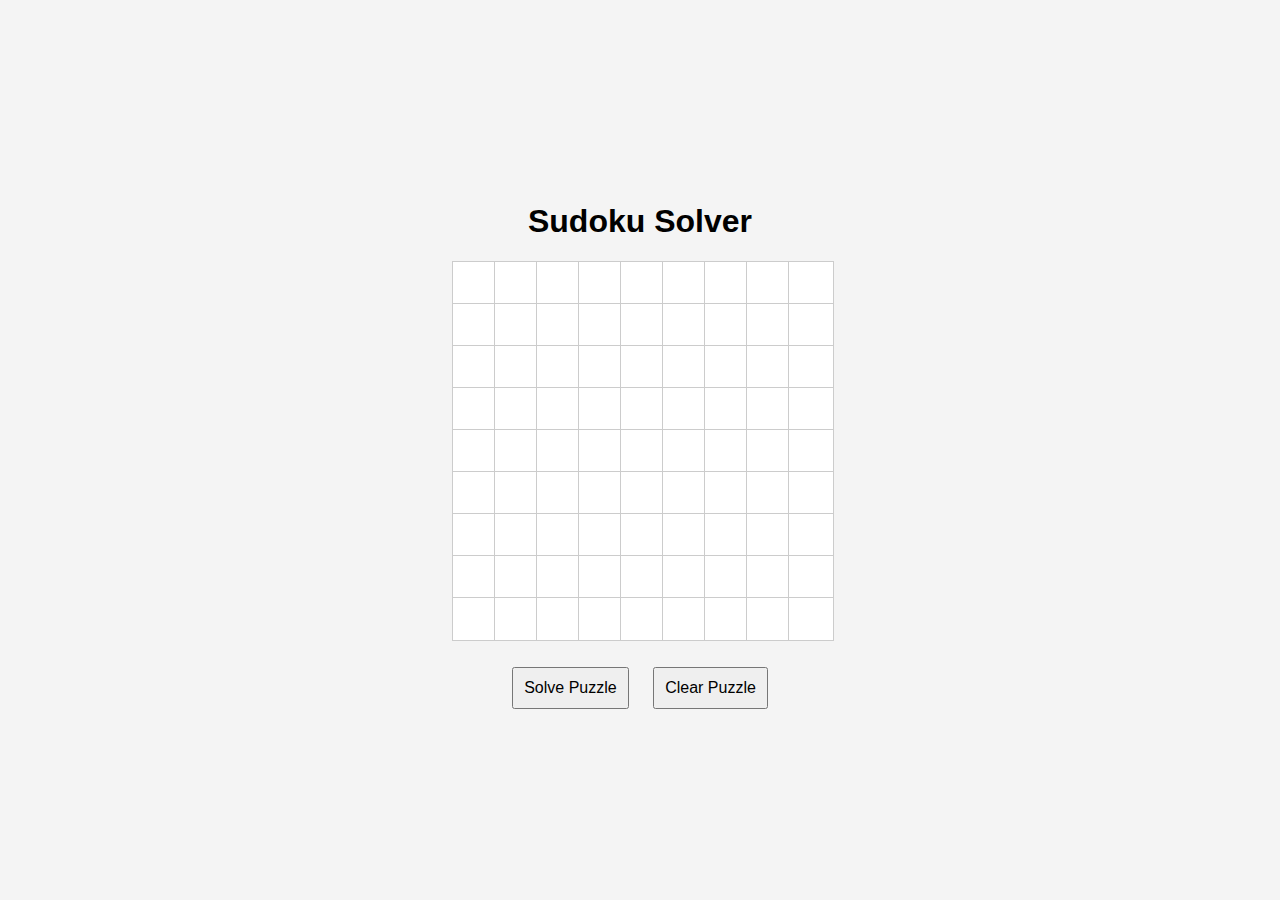
<file: sudoku-solver/index.html>
<!DOCTYPE html>
<html lang="en">
<head>
  <meta charset="UTF-8">
  <meta name="viewport" content="width=device-width, initial-scale=1.0">
  <title>Sudoku Solver</title>
  <link rel="stylesheet" href="./style.css">
</head>
<body>
  <div class="container">
    <h1>Sudoku Solver</h1>
    <div class="grid" id="sudoku-grid"></div>
    <button id="solve-btn">Solve Puzzle</button>
    <button id="clear-btn">Clear Puzzle</button>
  </div>
  <script src="./script.js"></script>
</body>
</html>
</file>
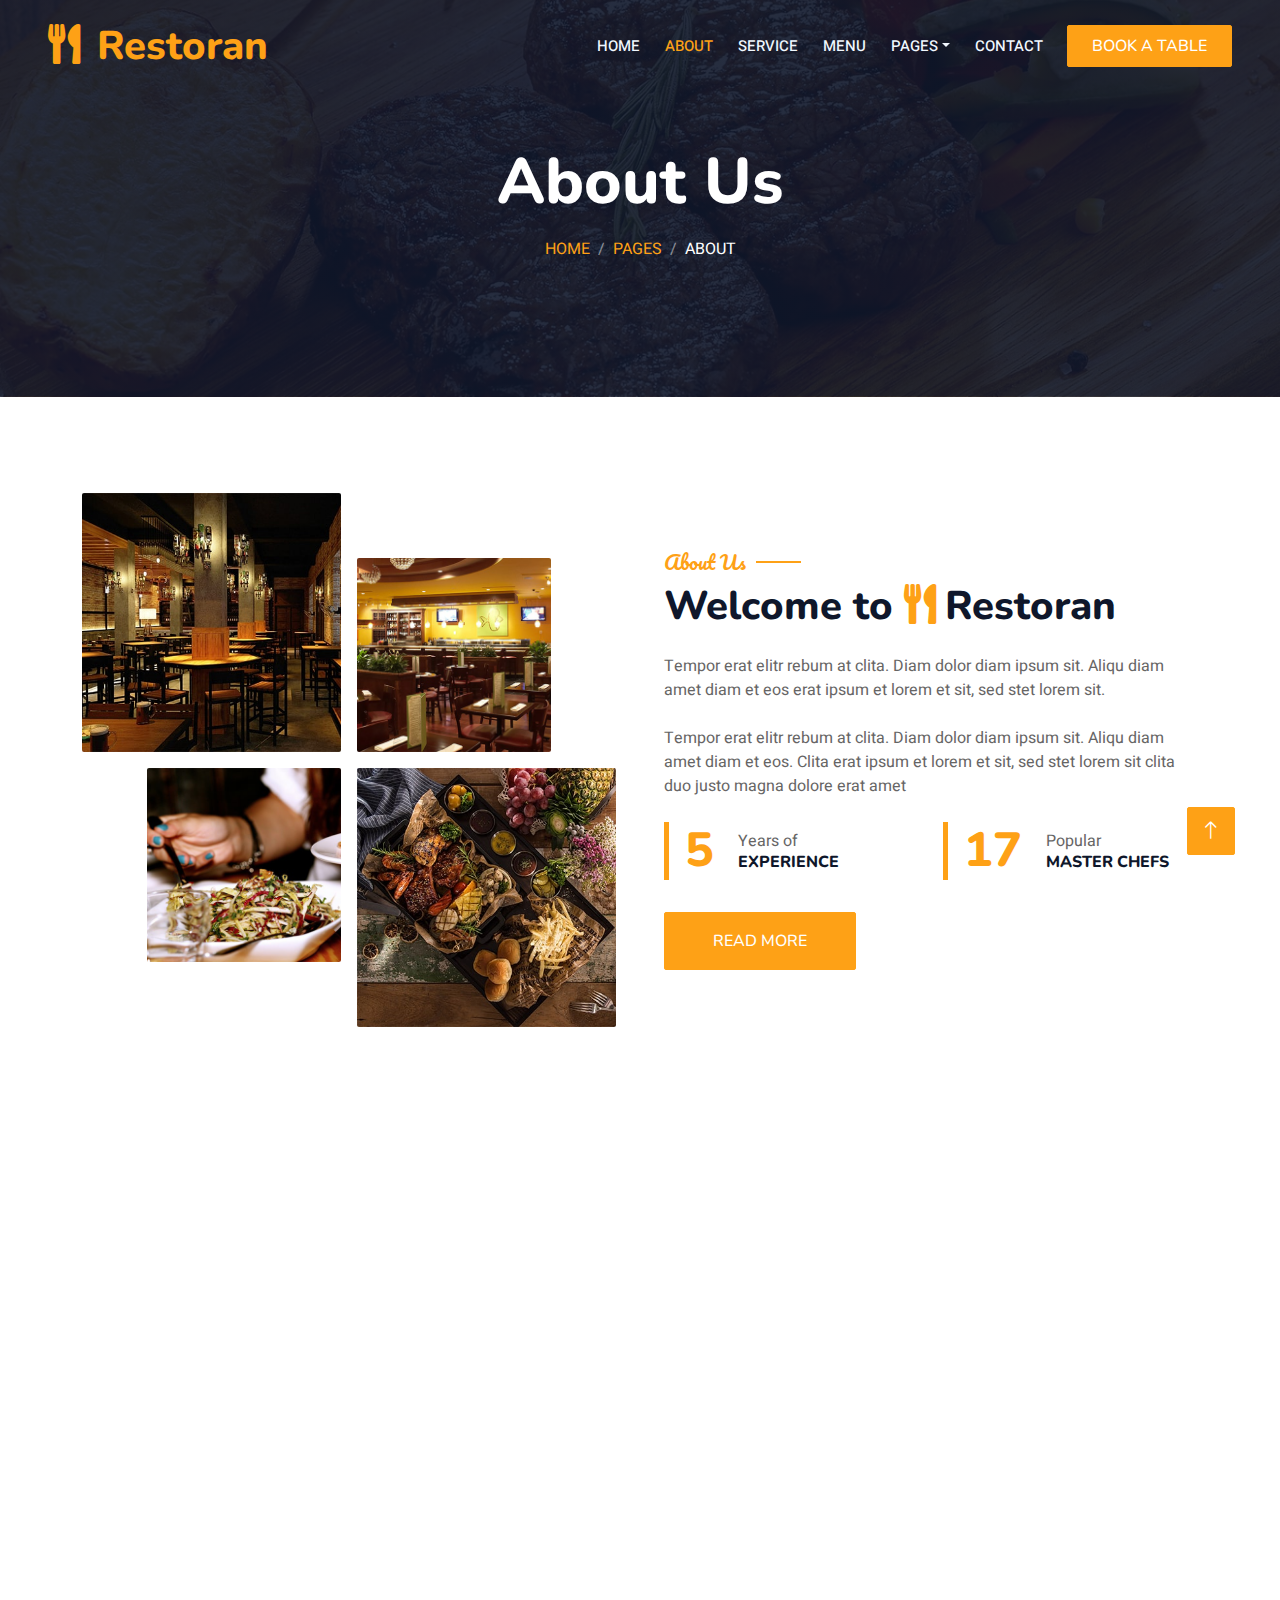
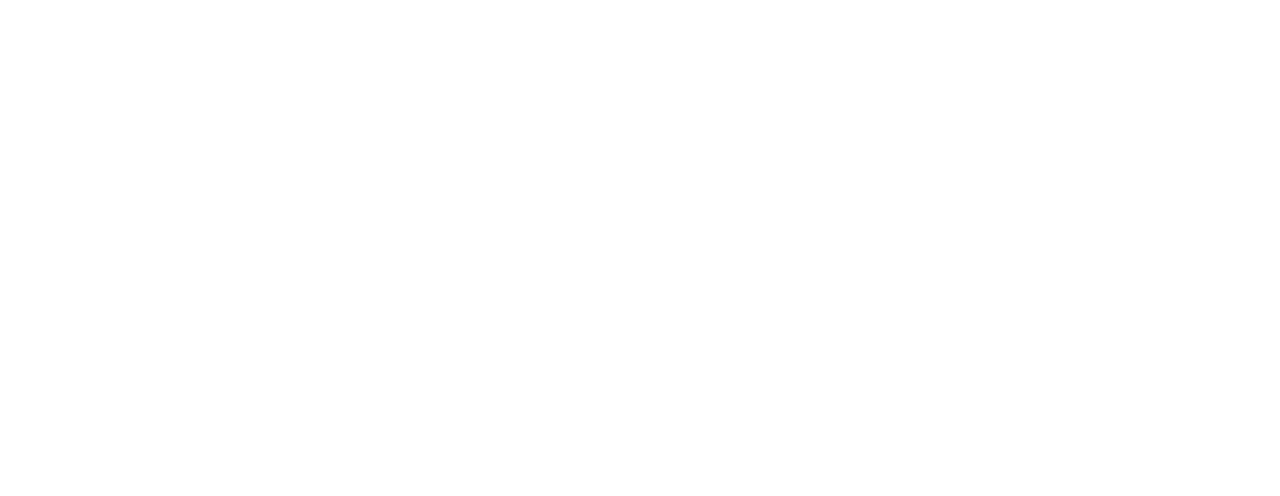
<file: restaurent/about.html>
<!DOCTYPE html>
<html lang="en">

<head>
    <meta charset="utf-8">
    <title>Restoran - Bootstrap Restaurant Template</title>
    <meta content="width=device-width, initial-scale=1.0" name="viewport">
    <meta content="" name="keywords">
    <meta content="" name="description">

    <!-- Favicon -->
    <link href="img/favicon.ico" rel="icon">

    <!-- Google Web Fonts -->
    <link rel="preconnect" href="https://fonts.googleapis.com">
    <link rel="preconnect" href="https://fonts.gstatic.com" crossorigin>
    <link href="https://fonts.googleapis.com/css2?family=Heebo:wght@400;500;600&family=Nunito:wght@600;700;800&family=Pacifico&display=swap" rel="stylesheet">

    <!-- Icon Font Stylesheet -->
    <link href="https://cdnjs.cloudflare.com/ajax/libs/font-awesome/5.10.0/css/all.min.css" rel="stylesheet">
    <link href="https://cdn.jsdelivr.net/npm/bootstrap-icons@1.4.1/font/bootstrap-icons.css" rel="stylesheet">

    <!-- Libraries Stylesheet -->
    <link href="lib/animate/animate.min.css" rel="stylesheet">
    <link href="lib/owlcarousel/assets/owl.carousel.min.css" rel="stylesheet">
    <link href="lib/tempusdominus/css/tempusdominus-bootstrap-4.min.css" rel="stylesheet" />

    <!-- Customized Bootstrap Stylesheet -->
    <link href="css/bootstrap.min.css" rel="stylesheet">

    <!-- Template Stylesheet -->
    <link href="css/style.css" rel="stylesheet">
</head>

<body>
    <div class="container-xxl bg-white p-0">
        <!-- Spinner Start -->
        <div id="spinner" class="show bg-white position-fixed translate-middle w-100 vh-100 top-50 start-50 d-flex align-items-center justify-content-center">
            <div class="spinner-border text-primary" style="width: 3rem; height: 3rem;" role="status">
                <span class="sr-only">Loading...</span>
            </div>
        </div>
        <!-- Spinner End -->


        <!-- Navbar & Hero Start -->
        <div class="container-xxl position-relative p-0">
            <nav class="navbar navbar-expand-lg navbar-dark bg-dark px-4 px-lg-5 py-3 py-lg-0">
                <a href="" class="navbar-brand p-0">
                    <h1 class="text-primary m-0"><i class="fa fa-utensils me-3"></i>Restoran</h1>
                    <!-- <img src="img/logo.png" alt="Logo"> -->
                </a>
                <button class="navbar-toggler" type="button" data-bs-toggle="collapse" data-bs-target="#navbarCollapse">
                    <span class="fa fa-bars"></span>
                </button>
                <div class="collapse navbar-collapse" id="navbarCollapse">
                    <div class="navbar-nav ms-auto py-0 pe-4">
                        <a href="index.html" class="nav-item nav-link">Home</a>
                        <a href="about.html" class="nav-item nav-link active">About</a>
                        <a href="service.html" class="nav-item nav-link">Service</a>
                        <a href="menu.html" class="nav-item nav-link">Menu</a>
                        <div class="nav-item dropdown">
                            <a href="#" class="nav-link dropdown-toggle" data-bs-toggle="dropdown">Pages</a>
                            <div class="dropdown-menu m-0">
                                <a href="booking.html" class="dropdown-item">Booking</a>
                                <a href="team.html" class="dropdown-item">Our Team</a>
                                <a href="testimonial.html" class="dropdown-item">Testimonial</a>
                            </div>
                        </div>
                        <a href="contact.html" class="nav-item nav-link">Contact</a>
                    </div>
                    <a href="" class="btn btn-primary py-2 px-4">Book A Table</a>
                </div>
            </nav>

            <div class="container-xxl py-5 bg-dark hero-header mb-5">
                <div class="container text-center my-5 pt-5 pb-4">
                    <h1 class="display-3 text-white mb-3 animated slideInDown">About Us</h1>
                    <nav aria-label="breadcrumb">
                        <ol class="breadcrumb justify-content-center text-uppercase">
                            <li class="breadcrumb-item"><a href="#">Home</a></li>
                            <li class="breadcrumb-item"><a href="#">Pages</a></li>
                            <li class="breadcrumb-item text-white active" aria-current="page">About</li>
                        </ol>
                    </nav>
                </div>
            </div>
        </div>
        <!-- Navbar & Hero End -->


        <!-- About Start -->
        <div class="container-xxl py-5">
            <div class="container">
                <div class="row g-5 align-items-center">
                    <div class="col-lg-6">
                        <div class="row g-3">
                            <div class="col-6 text-start">
                                <img class="img-fluid rounded w-100 wow zoomIn" data-wow-delay="0.1s" src="img/about-1.jpg">
                            </div>
                            <div class="col-6 text-start">
                                <img class="img-fluid rounded w-75 wow zoomIn" data-wow-delay="0.3s" src="img/about-2.jpg" style="margin-top: 25%;">
                            </div>
                            <div class="col-6 text-end">
                                <img class="img-fluid rounded w-75 wow zoomIn" data-wow-delay="0.5s" src="img/about-3.jpg">
                            </div>
                            <div class="col-6 text-end">
                                <img class="img-fluid rounded w-100 wow zoomIn" data-wow-delay="0.7s" src="img/about-4.jpg">
                            </div>
                        </div>
                    </div>
                    <div class="col-lg-6">
                        <h5 class="section-title ff-secondary text-start text-primary fw-normal">About Us</h5>
                        <h1 class="mb-4">Welcome to <i class="fa fa-utensils text-primary me-2"></i>Restoran</h1>
                        <p class="mb-4">Tempor erat elitr rebum at clita. Diam dolor diam ipsum sit. Aliqu diam amet diam et eos erat ipsum et lorem et sit, sed stet lorem sit.</p>
                        <p class="mb-4">Tempor erat elitr rebum at clita. Diam dolor diam ipsum sit. Aliqu diam amet diam et eos. Clita erat ipsum et lorem et sit, sed stet lorem sit clita duo justo magna dolore erat amet</p>
                        <div class="row g-4 mb-4">
                            <div class="col-sm-6">
                                <div class="d-flex align-items-center border-start border-5 border-primary px-3">
                                    <h1 class="flex-shrink-0 display-5 text-primary mb-0" data-toggle="counter-up">15</h1>
                                    <div class="ps-4">
                                        <p class="mb-0">Years of</p>
                                        <h6 class="text-uppercase mb-0">Experience</h6>
                                    </div>
                                </div>
                            </div>
                            <div class="col-sm-6">
                                <div class="d-flex align-items-center border-start border-5 border-primary px-3">
                                    <h1 class="flex-shrink-0 display-5 text-primary mb-0" data-toggle="counter-up">50</h1>
                                    <div class="ps-4">
                                        <p class="mb-0">Popular</p>
                                        <h6 class="text-uppercase mb-0">Master Chefs</h6>
                                    </div>
                                </div>
                            </div>
                        </div>
                        <a class="btn btn-primary py-3 px-5 mt-2" href="">Read More</a>
                    </div>
                </div>
            </div>
        </div>
        <!-- About End -->


        <!-- Team Start -->
        <div class="container-xxl pt-5 pb-3">
            <div class="container">
                <div class="text-center wow fadeInUp" data-wow-delay="0.1s">
                    <h5 class="section-title ff-secondary text-center text-primary fw-normal">Team Members</h5>
                    <h1 class="mb-5">Our Master Chefs</h1>
                </div>
                <div class="row g-4">
                    <div class="col-lg-3 col-md-6 wow fadeInUp" data-wow-delay="0.1s">
                        <div class="team-item text-center rounded overflow-hidden">
                            <div class="rounded-circle overflow-hidden m-4">
                                <img class="img-fluid" src="img/team-1.jpg" alt="">
                            </div>
                            <h5 class="mb-0">Full Name</h5>
                            <small>Designation</small>
                            <div class="d-flex justify-content-center mt-3">
                                <a class="btn btn-square btn-primary mx-1" href=""><i class="fab fa-facebook-f"></i></a>
                                <a class="btn btn-square btn-primary mx-1" href=""><i class="fab fa-twitter"></i></a>
                                <a class="btn btn-square btn-primary mx-1" href=""><i class="fab fa-instagram"></i></a>
                            </div>
                        </div>
                    </div>
                    <div class="col-lg-3 col-md-6 wow fadeInUp" data-wow-delay="0.3s">
                        <div class="team-item text-center rounded overflow-hidden">
                            <div class="rounded-circle overflow-hidden m-4">
                                <img class="img-fluid" src="img/team-2.jpg" alt="">
                            </div>
                            <h5 class="mb-0">Full Name</h5>
                            <small>Designation</small>
                            <div class="d-flex justify-content-center mt-3">
                                <a class="btn btn-square btn-primary mx-1" href=""><i class="fab fa-facebook-f"></i></a>
                                <a class="btn btn-square btn-primary mx-1" href=""><i class="fab fa-twitter"></i></a>
                                <a class="btn btn-square btn-primary mx-1" href=""><i class="fab fa-instagram"></i></a>
                            </div>
                        </div>
                    </div>
                    <div class="col-lg-3 col-md-6 wow fadeInUp" data-wow-delay="0.5s">
                        <div class="team-item text-center rounded overflow-hidden">
                            <div class="rounded-circle overflow-hidden m-4">
                                <img class="img-fluid" src="img/team-3.jpg" alt="">
                            </div>
                            <h5 class="mb-0">Full Name</h5>
                            <small>Designation</small>
                            <div class="d-flex justify-content-center mt-3">
                                <a class="btn btn-square btn-primary mx-1" href=""><i class="fab fa-facebook-f"></i></a>
                                <a class="btn btn-square btn-primary mx-1" href=""><i class="fab fa-twitter"></i></a>
                                <a class="btn btn-square btn-primary mx-1" href=""><i class="fab fa-instagram"></i></a>
                            </div>
                        </div>
                    </div>
                    <div class="col-lg-3 col-md-6 wow fadeInUp" data-wow-delay="0.7s">
                        <div class="team-item text-center rounded overflow-hidden">
                            <div class="rounded-circle overflow-hidden m-4">
                                <img class="img-fluid" src="img/team-4.jpg" alt="">
                            </div>
                            <h5 class="mb-0">Full Name</h5>
                            <small>Designation</small>
                            <div class="d-flex justify-content-center mt-3">
                                <a class="btn btn-square btn-primary mx-1" href=""><i class="fab fa-facebook-f"></i></a>
                                <a class="btn btn-square btn-primary mx-1" href=""><i class="fab fa-twitter"></i></a>
                                <a class="btn btn-square btn-primary mx-1" href=""><i class="fab fa-instagram"></i></a>
                            </div>
                        </div>
                    </div>
                </div>
            </div>
        </div>
        <!-- Team End -->
        

        <!-- Footer Start -->
        <div class="container-fluid bg-dark text-light footer pt-5 mt-5 wow fadeIn" data-wow-delay="0.1s">
            <div class="container py-5">
                <div class="row g-5">
                    <div class="col-lg-3 col-md-6">
                        <h4 class="section-title ff-secondary text-start text-primary fw-normal mb-4">Company</h4>
                        <a class="btn btn-link" href="">About Us</a>
                        <a class="btn btn-link" href="">Contact Us</a>
                        <a class="btn btn-link" href="">Reservation</a>
                        <a class="btn btn-link" href="">Privacy Policy</a>
                        <a class="btn btn-link" href="">Terms & Condition</a>
                    </div>
                    <div class="col-lg-3 col-md-6">
                        <h4 class="section-title ff-secondary text-start text-primary fw-normal mb-4">Contact</h4>
                        <p class="mb-2"><i class="fa fa-map-marker-alt me-3"></i>123 Street, New York, USA</p>
                        <p class="mb-2"><i class="fa fa-phone-alt me-3"></i>+012 345 67890</p>
                        <p class="mb-2"><i class="fa fa-envelope me-3"></i>info@example.com</p>
                        <div class="d-flex pt-2">
                            <a class="btn btn-outline-light btn-social" href=""><i class="fab fa-twitter"></i></a>
                            <a class="btn btn-outline-light btn-social" href=""><i class="fab fa-facebook-f"></i></a>
                            <a class="btn btn-outline-light btn-social" href=""><i class="fab fa-youtube"></i></a>
                            <a class="btn btn-outline-light btn-social" href=""><i class="fab fa-linkedin-in"></i></a>
                        </div>
                    </div>
                    <div class="col-lg-3 col-md-6">
                        <h4 class="section-title ff-secondary text-start text-primary fw-normal mb-4">Opening</h4>
                        <h5 class="text-light fw-normal">Monday - Saturday</h5>
                        <p>09AM - 09PM</p>
                        <h5 class="text-light fw-normal">Sunday</h5>
                        <p>10AM - 08PM</p>
                    </div>
                    <div class="col-lg-3 col-md-6">
                        <h4 class="section-title ff-secondary text-start text-primary fw-normal mb-4">Newsletter</h4>
                        <p>Dolor amet sit justo amet elitr clita ipsum elitr est.</p>
                        <div class="position-relative mx-auto" style="max-width: 400px;">
                            <input class="form-control border-primary w-100 py-3 ps-4 pe-5" type="text" placeholder="Your email">
                            <button type="button" class="btn btn-primary py-2 position-absolute top-0 end-0 mt-2 me-2">SignUp</button>
                        </div>
                    </div>
                </div>
            </div>
            <div class="container">
                <div class="copyright">
                    <div class="row">
                        <div class="col-md-6 text-center text-md-start mb-3 mb-md-0">
                            &copy; <a class="border-bottom" href="#">Your Site Name</a>, All Right Reserved. 
							
							<!--/*** This template is free as long as you keep the footer author’s credit link/attribution link/backlink. If you'd like to use the template without the footer author’s credit link/attribution link/backlink, you can purchase the Credit Removal License from "https://htmlcodex.com/credit-removal". Thank you for your support. ***/-->
							Designed By <a class="border-bottom" href="https://htmlcodex.com">HTML Codex</a>
                        </div>
                        <div class="col-md-6 text-center text-md-end">
                            <div class="footer-menu">
                                <a href="">Home</a>
                                <a href="">Cookies</a>
                                <a href="">Help</a>
                                <a href="">FQAs</a>
                            </div>
                        </div>
                    </div>
                </div>
            </div>
        </div>
        <!-- Footer End -->


        <!-- Back to Top -->
        <a href="#" class="btn btn-lg btn-primary btn-lg-square back-to-top"><i class="bi bi-arrow-up"></i></a>
    </div>

    <!-- JavaScript Libraries -->
    <script src="https://code.jquery.com/jquery-3.4.1.min.js"></script>
    <script src="https://cdn.jsdelivr.net/npm/bootstrap@5.0.0/dist/js/bootstrap.bundle.min.js"></script>
    <script src="lib/wow/wow.min.js"></script>
    <script src="lib/easing/easing.min.js"></script>
    <script src="lib/waypoints/waypoints.min.js"></script>
    <script src="lib/counterup/counterup.min.js"></script>
    <script src="lib/owlcarousel/owl.carousel.min.js"></script>
    <script src="lib/tempusdominus/js/moment.min.js"></script>
    <script src="lib/tempusdominus/js/moment-timezone.min.js"></script>
    <script src="lib/tempusdominus/js/tempusdominus-bootstrap-4.min.js"></script>

    <!-- Template Javascript -->
    <script src="js/main.js"></script>
</body>

</html>
</file>
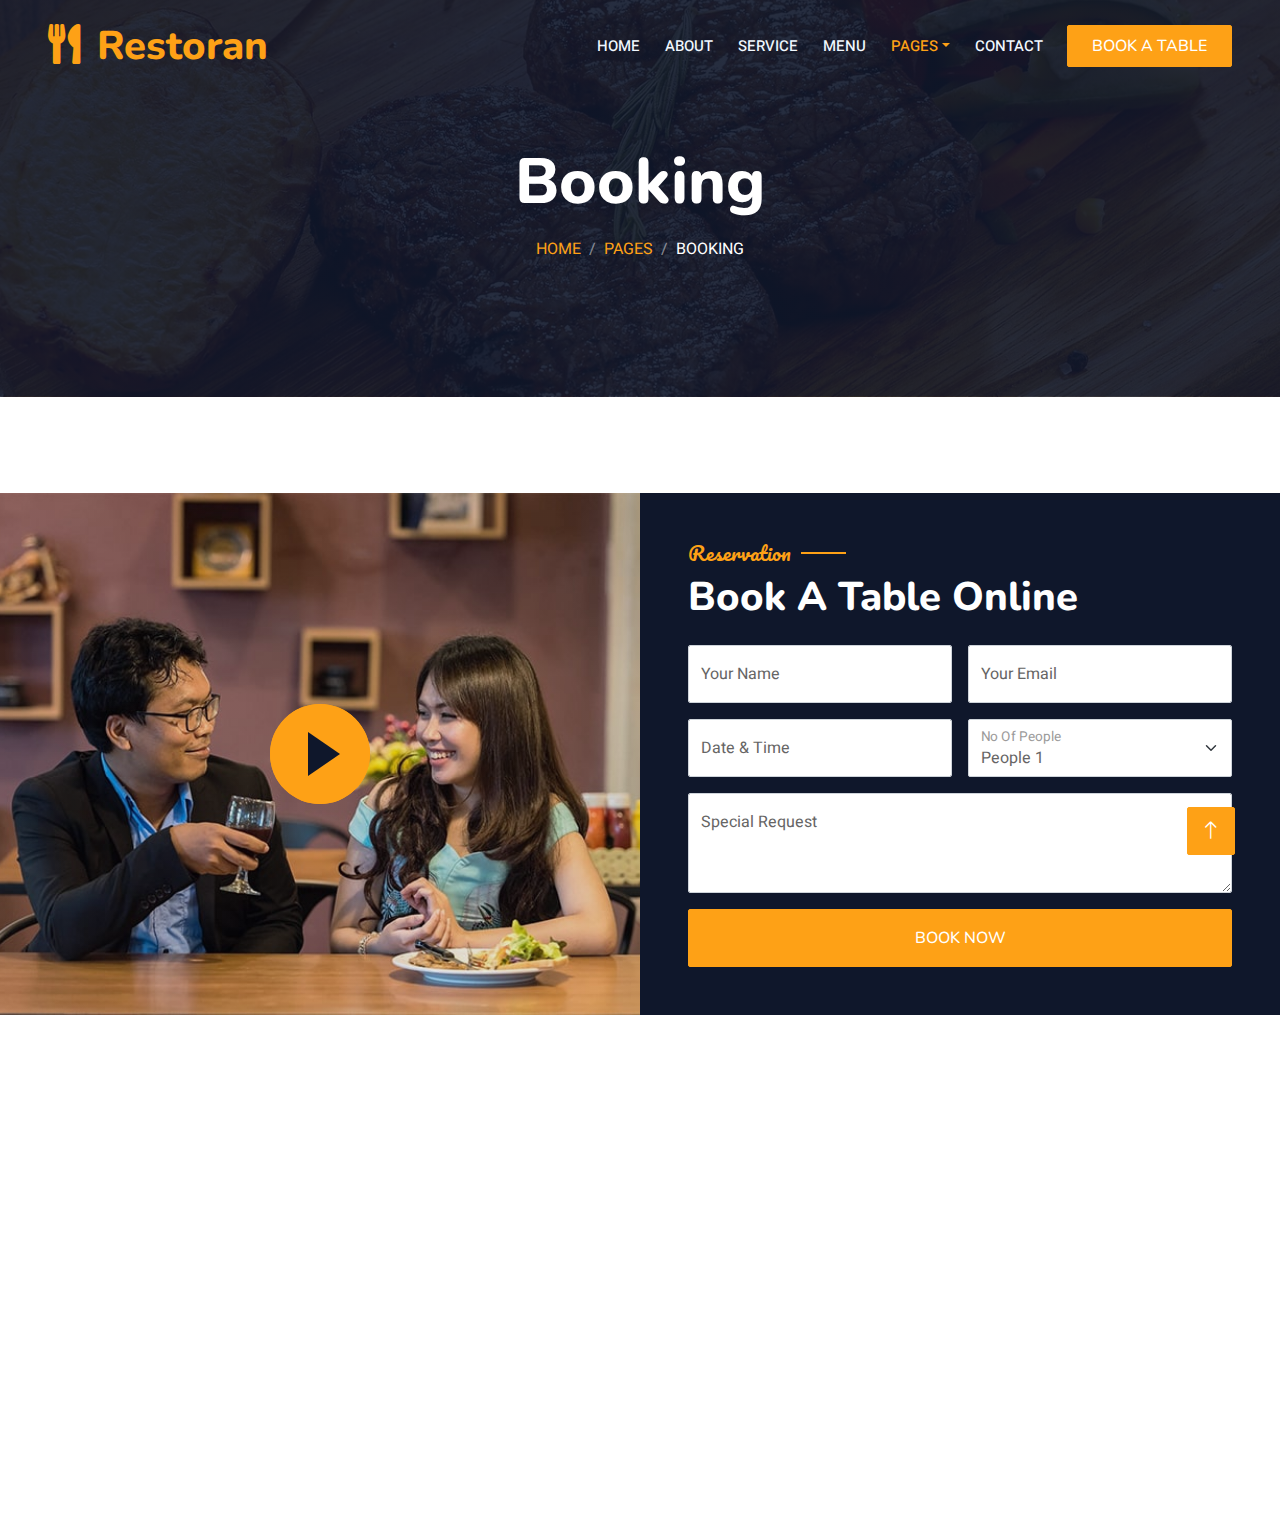
<file: restaurent/booking.html>
<!DOCTYPE html>
<html lang="en">

<head>
    <meta charset="utf-8">
    <title>Restoran - Bootstrap Restaurant Template</title>
    <meta content="width=device-width, initial-scale=1.0" name="viewport">
    <meta content="" name="keywords">
    <meta content="" name="description">

    <!-- Favicon -->
    <link href="img/favicon.ico" rel="icon">

    <!-- Google Web Fonts -->
    <link rel="preconnect" href="https://fonts.googleapis.com">
    <link rel="preconnect" href="https://fonts.gstatic.com" crossorigin>
    <link href="https://fonts.googleapis.com/css2?family=Heebo:wght@400;500;600&family=Nunito:wght@600;700;800&family=Pacifico&display=swap" rel="stylesheet">

    <!-- Icon Font Stylesheet -->
    <link href="https://cdnjs.cloudflare.com/ajax/libs/font-awesome/5.10.0/css/all.min.css" rel="stylesheet">
    <link href="https://cdn.jsdelivr.net/npm/bootstrap-icons@1.4.1/font/bootstrap-icons.css" rel="stylesheet">

    <!-- Libraries Stylesheet -->
    <link href="lib/animate/animate.min.css" rel="stylesheet">
    <link href="lib/owlcarousel/assets/owl.carousel.min.css" rel="stylesheet">
    <link href="lib/tempusdominus/css/tempusdominus-bootstrap-4.min.css" rel="stylesheet" />

    <!-- Customized Bootstrap Stylesheet -->
    <link href="css/bootstrap.min.css" rel="stylesheet">

    <!-- Template Stylesheet -->
    <link href="css/style.css" rel="stylesheet">
</head>

<body>
    <div class="container-xxl bg-white p-0">
        <!-- Spinner Start -->
        <div id="spinner" class="show bg-white position-fixed translate-middle w-100 vh-100 top-50 start-50 d-flex align-items-center justify-content-center">
            <div class="spinner-border text-primary" style="width: 3rem; height: 3rem;" role="status">
                <span class="sr-only">Loading...</span>
            </div>
        </div>
        <!-- Spinner End -->


        <!-- Navbar & Hero Start -->
        <div class="container-xxl position-relative p-0">
            <nav class="navbar navbar-expand-lg navbar-dark bg-dark px-4 px-lg-5 py-3 py-lg-0">
                <a href="" class="navbar-brand p-0">
                    <h1 class="text-primary m-0"><i class="fa fa-utensils me-3"></i>Restoran</h1>
                    <!-- <img src="img/logo.png" alt="Logo"> -->
                </a>
                <button class="navbar-toggler" type="button" data-bs-toggle="collapse" data-bs-target="#navbarCollapse">
                    <span class="fa fa-bars"></span>
                </button>
                <div class="collapse navbar-collapse" id="navbarCollapse">
                    <div class="navbar-nav ms-auto py-0 pe-4">
                        <a href="index.html" class="nav-item nav-link">Home</a>
                        <a href="about.html" class="nav-item nav-link">About</a>
                        <a href="service.html" class="nav-item nav-link">Service</a>
                        <a href="menu.html" class="nav-item nav-link">Menu</a>
                        <div class="nav-item dropdown">
                            <a href="#" class="nav-link dropdown-toggle active" data-bs-toggle="dropdown">Pages</a>
                            <div class="dropdown-menu m-0">
                                <a href="booking.html" class="dropdown-item active">Booking</a>
                                <a href="team.html" class="dropdown-item">Our Team</a>
                                <a href="testimonial.html" class="dropdown-item">Testimonial</a>
                            </div>
                        </div>
                        <a href="contact.html" class="nav-item nav-link">Contact</a>
                    </div>
                    <a href="" class="btn btn-primary py-2 px-4">Book A Table</a>
                </div>
            </nav>

            <div class="container-xxl py-5 bg-dark hero-header mb-5">
                <div class="container text-center my-5 pt-5 pb-4">
                    <h1 class="display-3 text-white mb-3 animated slideInDown">Booking</h1>
                    <nav aria-label="breadcrumb">
                        <ol class="breadcrumb justify-content-center text-uppercase">
                            <li class="breadcrumb-item"><a href="#">Home</a></li>
                            <li class="breadcrumb-item"><a href="#">Pages</a></li>
                            <li class="breadcrumb-item text-white active" aria-current="page">Booking</li>
                        </ol>
                    </nav>
                </div>
            </div>
        </div>
        <!-- Navbar & Hero End -->


        <!-- Reservation Start -->
        <div class="container-xxl py-5 px-0 wow fadeInUp" data-wow-delay="0.1s">
            <div class="row g-0">
                <div class="col-md-6">
                    <div class="video">
                        <button type="button" class="btn-play" data-bs-toggle="modal" data-src="https://www.youtube.com/embed/DWRcNpR6Kdc" data-bs-target="#videoModal">
                            <span></span>
                        </button>
                    </div>
                </div>
                <div class="col-md-6 bg-dark d-flex align-items-center">
                    <div class="p-5 wow fadeInUp" data-wow-delay="0.2s">
                        <h5 class="section-title ff-secondary text-start text-primary fw-normal">Reservation</h5>
                        <h1 class="text-white mb-4">Book A Table Online</h1>
                        <form>
                            <div class="row g-3">
                                <div class="col-md-6">
                                    <div class="form-floating">
                                        <input type="text" class="form-control" id="name" placeholder="Your Name">
                                        <label for="name">Your Name</label>
                                    </div>
                                </div>
                                <div class="col-md-6">
                                    <div class="form-floating">
                                        <input type="email" class="form-control" id="email" placeholder="Your Email">
                                        <label for="email">Your Email</label>
                                    </div>
                                </div>
                                <div class="col-md-6">
                                    <div class="form-floating date" id="date3" data-target-input="nearest">
                                        <input type="text" class="form-control datetimepicker-input" id="datetime" placeholder="Date & Time" data-target="#date3" data-toggle="datetimepicker" />
                                        <label for="datetime">Date & Time</label>
                                    </div>
                                </div>
                                <div class="col-md-6">
                                    <div class="form-floating">
                                        <select class="form-select" id="select1">
                                          <option value="1">People 1</option>
                                          <option value="2">People 2</option>
                                          <option value="3">People 3</option>
                                        </select>
                                        <label for="select1">No Of People</label>
                                      </div>
                                </div>
                                <div class="col-12">
                                    <div class="form-floating">
                                        <textarea class="form-control" placeholder="Special Request" id="message" style="height: 100px"></textarea>
                                        <label for="message">Special Request</label>
                                    </div>
                                </div>
                                <div class="col-12">
                                    <button class="btn btn-primary w-100 py-3" type="submit">Book Now</button>
                                </div>
                            </div>
                        </form>
                    </div>
                </div>
            </div>
        </div>

        <div class="modal fade" id="videoModal" tabindex="-1" aria-labelledby="exampleModalLabel" aria-hidden="true">
            <div class="modal-dialog">
                <div class="modal-content rounded-0">
                    <div class="modal-header">
                        <h5 class="modal-title" id="exampleModalLabel">Youtube Video</h5>
                        <button type="button" class="btn-close" data-bs-dismiss="modal" aria-label="Close"></button>
                    </div>
                    <div class="modal-body">
                        <!-- 16:9 aspect ratio -->
                        <div class="ratio ratio-16x9">
                            <iframe class="embed-responsive-item" src="" id="video" allowfullscreen allowscriptaccess="always"
                                allow="autoplay"></iframe>
                        </div>
                    </div>
                </div>
            </div>
        </div>
        <!-- Reservation Start -->
        

        <!-- Footer Start -->
        <div class="container-fluid bg-dark text-light footer pt-5 mt-5 wow fadeIn" data-wow-delay="0.1s">
            <div class="container py-5">
                <div class="row g-5">
                    <div class="col-lg-3 col-md-6">
                        <h4 class="section-title ff-secondary text-start text-primary fw-normal mb-4">Company</h4>
                        <a class="btn btn-link" href="">About Us</a>
                        <a class="btn btn-link" href="">Contact Us</a>
                        <a class="btn btn-link" href="">Reservation</a>
                        <a class="btn btn-link" href="">Privacy Policy</a>
                        <a class="btn btn-link" href="">Terms & Condition</a>
                    </div>
                    <div class="col-lg-3 col-md-6">
                        <h4 class="section-title ff-secondary text-start text-primary fw-normal mb-4">Contact</h4>
                        <p class="mb-2"><i class="fa fa-map-marker-alt me-3"></i>123 Street, New York, USA</p>
                        <p class="mb-2"><i class="fa fa-phone-alt me-3"></i>+012 345 67890</p>
                        <p class="mb-2"><i class="fa fa-envelope me-3"></i>info@example.com</p>
                        <div class="d-flex pt-2">
                            <a class="btn btn-outline-light btn-social" href=""><i class="fab fa-twitter"></i></a>
                            <a class="btn btn-outline-light btn-social" href=""><i class="fab fa-facebook-f"></i></a>
                            <a class="btn btn-outline-light btn-social" href=""><i class="fab fa-youtube"></i></a>
                            <a class="btn btn-outline-light btn-social" href=""><i class="fab fa-linkedin-in"></i></a>
                        </div>
                    </div>
                    <div class="col-lg-3 col-md-6">
                        <h4 class="section-title ff-secondary text-start text-primary fw-normal mb-4">Opening</h4>
                        <h5 class="text-light fw-normal">Monday - Saturday</h5>
                        <p>09AM - 09PM</p>
                        <h5 class="text-light fw-normal">Sunday</h5>
                        <p>10AM - 08PM</p>
                    </div>
                    <div class="col-lg-3 col-md-6">
                        <h4 class="section-title ff-secondary text-start text-primary fw-normal mb-4">Newsletter</h4>
                        <p>Dolor amet sit justo amet elitr clita ipsum elitr est.</p>
                        <div class="position-relative mx-auto" style="max-width: 400px;">
                            <input class="form-control border-primary w-100 py-3 ps-4 pe-5" type="text" placeholder="Your email">
                            <button type="button" class="btn btn-primary py-2 position-absolute top-0 end-0 mt-2 me-2">SignUp</button>
                        </div>
                    </div>
                </div>
            </div>
            <div class="container">
                <div class="copyright">
                    <div class="row">
                        <div class="col-md-6 text-center text-md-start mb-3 mb-md-0">
                            &copy; <a class="border-bottom" href="#">Your Site Name</a>, All Right Reserved. 
							
							<!--/*** This template is free as long as you keep the footer author’s credit link/attribution link/backlink. If you'd like to use the template without the footer author’s credit link/attribution link/backlink, you can purchase the Credit Removal License from "https://htmlcodex.com/credit-removal". Thank you for your support. ***/-->
							Designed By <a class="border-bottom" href="https://htmlcodex.com">HTML Codex</a>
                        </div>
                        <div class="col-md-6 text-center text-md-end">
                            <div class="footer-menu">
                                <a href="">Home</a>
                                <a href="">Cookies</a>
                                <a href="">Help</a>
                                <a href="">FQAs</a>
                            </div>
                        </div>
                    </div>
                </div>
            </div>
        </div>
        <!-- Footer End -->


        <!-- Back to Top -->
        <a href="#" class="btn btn-lg btn-primary btn-lg-square back-to-top"><i class="bi bi-arrow-up"></i></a>
    </div>

    <!-- JavaScript Libraries -->
    <script src="https://code.jquery.com/jquery-3.4.1.min.js"></script>
    <script src="https://cdn.jsdelivr.net/npm/bootstrap@5.0.0/dist/js/bootstrap.bundle.min.js"></script>
    <script src="lib/wow/wow.min.js"></script>
    <script src="lib/easing/easing.min.js"></script>
    <script src="lib/waypoints/waypoints.min.js"></script>
    <script src="lib/counterup/counterup.min.js"></script>
    <script src="lib/owlcarousel/owl.carousel.min.js"></script>
    <script src="lib/tempusdominus/js/moment.min.js"></script>
    <script src="lib/tempusdominus/js/moment-timezone.min.js"></script>
    <script src="lib/tempusdominus/js/tempusdominus-bootstrap-4.min.js"></script>

    <!-- Template Javascript -->
    <script src="js/main.js"></script>
</body>

</html>
</file>
<file: advance-notes-app/css/main.css>
html,
body {
    height: 100%;
    margin: 0;
}

.notes {
    display: flex;
    height: 100%;
}

.notes * {
    font-family: sans-serif;
}

.notes__sidebar {
    border-right: 2px solid #dddddd;
    flex-shrink: 0;
    overflow-y: auto;
    padding: 1em;
    width: 300px;
}

.notes__add {
    background: #009578;
    border: none;
    border-radius: 7px;
    color: #ffffff;
    cursor: pointer;
    font-size: 1.25em;
    font-weight: bold;
    margin-bottom: 1em;
    padding: 0.75em 0;
    width: 100%;
}

.notes__add:hover {
    background: #00af8c;
}

.notes__list-item {
    cursor: pointer;
}

.notes__list-item--selected {
    background: #eeeeee;
    border-radius: 7px;
    font-weight: bold;
}

.notes__small-title,
.notes__small-updated {
    padding: 10px;
}

.notes__small-title {
    font-size: 1.2em;
}

.notes__small-body {
    padding: 0 10px;
}

.notes__small-updated {
    color: #aaaaaa;
    font-style: italic;
    text-align: right;
}

.notes__preview {
    display: flex;
    flex-direction: column;
    padding: 2em 3em;
    flex-grow: 1;
    overflow: hidden;
}

.notes__title,
.notes__body {
    border: none;
    outline: none;
    width: 100%;
    overflow: hidden;
}

.notes__title {
    font-size: 3em;
    font-weight: bold;
}

.notes__body {
    flex-grow: 1;
    font-size: 1.2em;
    line-height: 1.5;
    margin-top: 2em;
    resize: none;
    overflow: hidden;
}
</file>
<file: currency-converter/style.css>
body {
    font-family: Arial, sans-serif;
    text-align: center;
    margin: 100px auto;
    padding: 20px;
    background: #f7f7f7;
  }
  
  .container {
    max-width: 400px;
    margin: auto;
    padding: 20px;
    background: #fff;
    border-radius: 8px;
    box-shadow: 0 4px 8px rgba(0, 0, 0, 0.2);
  }
  
  h1 {
    color: #333;
  }
  
  .converter {
    margin-top: 20px;
  }
  
  input, select, button {
    padding: 10px;
    margin: 10px 0;
    width: 100%;
    box-sizing: border-box;
  }
  
  button {
    background: #007BFF;
    color: white;
    border: none;
    cursor: pointer;
  }
  
  button:hover {
    background: #0056b3;
  }
  
  p {
    font-size: 18px;
    color: #333;
  }
  

.currency-selectors {
    display: flex;
    align-items: center;
    justify-content: center;
    gap: 10px;
  }
  
  button#swap {
    padding: 10px;
    background: #ffc107;
    color: #333;
    border: none;
    cursor: pointer;
    font-size: 18px;
  }
  
  button#swap:hover {
    background: #e0a800;
  }
  
  #loading {
    font-size: 16px;
    color: #555;
    margin-top: 10px;
  }
</file>
<file: custom-answered-chatbot/style.css>
* {
    box-sizing: border-box;
  }

  body {
    font-family: 'Poppins', sans-serif;
    background: #222831;
  }

  .container {
    width: 600px;
    margin: 50px auto;
    padding: 20px;
    border-radius: 10px;
    box-shadow: #64646f33 0px 7px 29px 0px;
    background: #31363F;
  }

  .title {
    text-align: center;
    font-size: 24px;
    font-weight: bold;
    color: #edf1f3;
  }

  .chat {
    height: 400px;
    overflow-y: scroll;
    margin: 20px 0;
    padding: 10px;
    border: 2px solid #545250;
    border-radius: 5px;
    background: #222831;
  }

  .message {
    display: flex;
    align-items: center;
    margin: 10px 0;
  }

  .user {
    justify-content: flex-end;
  }

  .bot {
    justify-content: flex-start;
  }

  .avatar {
    width: 50px;
    height: 50px;
    border-radius: 50%;
    margin: 0 10px;
  }

  .user .avatar {
    order: 2;
    background: url("avatar.jpg");
    background-size: cover;
  }

  .bot .avatar {
    order: 1;
    background: url("bot.jpg");
    background-size: cover;
  }

  .text {
    max-width: 70%;
    padding: 10px;
    border-radius: 10px;
    font-size: 16px;
    color: white;
  }

  .user .text {
    background: #4a4d52;
  }

  .bot .text {
    background: #8c8c8e;
  }

  .input {
    position: relative;
    width: 100%;
    padding: 10px;
    border: 2px solid #cbcbce;
    border-radius: 5px;
    outline: none;
    font-size: 20px;
   
  }

  .input:focus {
    border-color: #8296d0;
    color: #1e1f1f;
  }

  .button {
    position: absolute;
    width: 80px;
    border: none;
    padding: 1px;
    background: #31363F;
    color: white;
    font-size: 20px;
    font-weight: bold;
    cursor: pointer;
    margin-top: .01rem;
    margin-left: -4.1rem;
    outline: none;
  
  }
button i{
  font-size: 3rem;
}
  .button:hover {
    box-shadow: inset 0 0 10px rgba(0, 0, 0, 0.2);
  }

  .chat::-webkit-scrollbar {
    width: 10px;
}

.chat::-webkit-scrollbar-thumb {
    background: #bcbdc0;
    border-radius: 10px;
}
</file>
<file: flashcard-app/style.css>
/* styles.css */
body {
    font-family: Arial, sans-serif;
    display: flex;
    justify-content: center;
    align-items: center;
    height: 100vh;
    margin: 0;
    background-color: #f4f4f9;
    box-sizing: border-box;
}

.app-container {
    text-align: center;
    max-width: 600px;
    margin: 0 auto;
    width: 100%;
}

.flashcard-form {
    margin-bottom: 20px;
}

.flashcard-form input {
    padding: 10px;
    margin: 5px;
    width: 200px;
}

button {
    padding: 10px 20px;
    background-color: #4CAF50;
    color: white;
    border: none;
    cursor: pointer;
}

button:hover {
    background-color: #45a049;
}

.flashcards-container {
    display: grid;
    grid-template-columns: repeat(auto-fill, minmax(200px, 1fr));
    gap: 10px;
    justify-items: center;
    max-height: 55vh; /* Limit the container's height */
    overflow-y: auto; /* Make the container scrollable when there are too many cards */
    padding: 10px;
    margin-top: 20px;
}

/* Style for individual flashcards */
.flashcard {
    background-color: white;
    width: 200px;
    height: 300px;
    margin: 10px;
    border-radius: 10px;
    box-shadow: 0 4px 8px rgba(0, 0, 0, 0.1);
    transform-style: preserve-3d;
    transition: transform 0.5s;
    cursor: pointer;
    position: relative;
}

.flashcard.flip {
    transform: rotateY(180deg);
}

.flashcard .front, .flashcard .back {
    position: absolute;
    width: 100%;
    height: 100%;
    padding: 20px;
    box-sizing: border-box;
    display: flex;
    justify-content: center;
    align-items: center;
    font-size: 18px;
    text-align: center;
    backface-visibility: hidden;
}
.flashcard .front h3 {
    white-space: nowrap; /* Prevents the text from wrapping */
    overflow: hidden; /* Hides overflow text */
    text-overflow: ellipsis; /* Adds ellipses (...) for overflow */
    max-width: 100%; /* Ensure it doesn’t exceed the card width */
    font-size: 1.2em;
    padding: 10px;
    box-sizing: border-box;
}


.flashcard .back {
    transform: rotateY(180deg);
    background-color: #f0f0f0;
}

/* Styling for the delete button */
.delete-btn {
    position: absolute;
    top: 10px;
    right: 10px;
    background-color: red;
    color: white;
    border: none;
    padding: 5px 10px;
    cursor: pointer;
    border-radius: 5px;
    font-size: 12px;
}

.delete-btn:hover {
    background-color: #d9534f;
}
.flashcard.flip .delete-btn{
    display: none;
}

/* styles.css */

/* Message box styles */
.message-box {
    display: none;
    background-color: #4CAF50;
    color: white;
    padding: 10px;
    border-radius: 5px;
    margin-bottom: 15px;
    font-size: 16px;
    position: fixed;
    top: 0px;
    left: 40%;
    text-align: center;
    box-shadow: 0 4px 8px rgba(0, 0, 0, 0.2);
}


/* Media Queries for smaller screens (Mobile and Tablet devices) */
@media (max-width: 768px) {
    .flashcards-container {
        grid-template-columns: repeat(auto-fill, minmax(150px, 1fr));
        max-height: 70vh; /* Adjust height for mobile and tablet */
    }
    .flashcard {
        width: 180px;
        height: 250px; /* Adjust card size for smaller screens */
    }
}

@media (max-width: 480px) {
    .flashcards-container {
        grid-template-columns: 3fr; /* Stack cards vertically on mobile */
        max-height: 60vh; /* Allow more space for cards on small screens */
    }
    .flashcard {
        width: 150px;
        height: 220px; /* Adjust card size for small screens */
    }
    .flashcard-form input {
        width: 150px; /* Adjust input fields for mobile */
    }
    .message-box{
        left: 30%;
    }
}

@media (max-width: 375px) {
    .flashcards-container {
        grid-template-columns: 3fr; /* Stack cards vertically on mobile */
        max-height: 60vh; /* Allow more space for cards on small screens */
    }
    .flashcard {
        width: 150px;
        height: 220px; /* Adjust card size for small screens */
    }
    .flashcard-form input {
        width: 150px; /* Adjust input fields for mobile */
    }
    .message-box{
        left: 20%;
    }
}
</file>
<file: joke-app/style.css>
body {
    font-family: Arial, sans-serif;
    text-align: center;
    background-color: black;
    height: 100vh;
    width: 100vw;
    color: white;
    overflow: hidden;
}

.container{
    margin: 10px 25px 10px 10px;
}

h1{
    font-size: 3em;
    margin-top: 150px;
}

#joke-container {
    padding: 20px;
    margin: 30px auto;
    max-width: 400px;
    max-height: 400px;
    background-color: #222;
    border-radius: 8px;
    box-shadow: 0 0 10px rgba(255, 255, 255, 0.5),
                0 0 20px rgba(255, 255, 255, 0.4),
                0 0 30px rgba(255, 255, 255, 0.3),
                0 0 40px rgba(0, 153, 255, 0.6),
                0 0 70px rgba(0, 153, 255, 0.6),
                0 0 80px rgba(0, 153, 255, 0.7);
}

button {
    padding: 15px 30px;
    font-size: 16px;
    font-weight: bold;
    margin-top: 20px;
    color: #fff;
    background-color: #1a73e8; /* Base button color */
    border: none;
    border-radius: 8px;
    cursor: pointer;
    transition: box-shadow 0.3s ease, transform 0.3s ease;
    box-shadow: 0 0 10px rgba(0, 153, 255, 0.5),
                        0 0 20px rgba(0, 153, 255, 0.4),
                        0 0 30px rgba(0, 153, 255, 0.3);
}

button:hover{
    transform: scale(1.05);
}
</file>
<file: memory-game/style.css>
body {
    font-family: Arial, sans-serif;
    text-align: center;
    background-color: #f4f4f9;
  }
  
  h1 {
    color: #333;
  }
  
  .game-info {
    margin: 20px;
    font-size: 18px;
  }
  
  button {
    padding: 10px 20px;
    margin: 20px;
    font-size: 16px;
    cursor: pointer;
    background-color: #4CAF50;
    color: white;
    border: none;
    border-radius: 5px;
    transition: background-color 0.3s;
  }
  
  button:hover {
    background-color: #45a049;
  }
  
  .game-board {
    display: grid;
    grid-template-columns: repeat(4, 100px);
    gap: 10px;
    justify-content: center;
    margin-top: 20px;
  }
  
  .card {
    width: 100px;
    height: 100px;
    background-color: #bbb;
    border-radius: 8px;
    display: flex;
    align-items: center;
    justify-content: center;
    font-size: 24px;
    color: transparent;
    cursor: pointer;
    transition: transform 0.3s;
  }
  
  .card.flipped {
    background-color: #fff;
    color: #333;
    transform: rotateY(180deg);
  }
  
  .card.matched {
    background-color: #4CAF50;
    color: white;
    cursor: not-allowed;
  }
  
  .card:active {
    transform: scale(0.95);
  }
</file>
<file: notes -app/style.css>
body {
    font-family: Arial, sans-serif;
    margin: 0;
    padding: 0;
    display: flex;
    flex-direction: column;
    height: 100vh;
    transition: all 0.3s ease-in-out;
    background-color: #fff;
    scroll-behavior: smooth;
  }
  
  .container {
    display: flex;
    flex-direction: column; /* Stacks for smaller screens */
    flex-grow: 1;
  }
  
  button {
    padding: 12px 20px;
    margin: 5px;
    cursor: pointer;
    color: white;
    transition: all 0.3s ease-in-out;
    border: none;border-radius: 8px;
    background-color: black;
    box-shadow: rgba(17, 17, 26, 0.1) 0px 8px 24px, rgba(17, 17, 26, 0.1) 0px 16px 56px, rgba(17, 17, 26, 0.1) 0px 24px 80px;
  }

  button:hover{
    transform: scale(1.05);
  }
  
  .sidebar {
    width: 100%; /* Full width for smaller devices */
    background-color: #333;
    padding: 10px;
    color: white;
    box-sizing: border-box;
  }

  .datimo{
    padding: 5px;
    margin-top: 10px;
    border-radius: 8px;
    box-sizing: border-box;
    box-shadow: rgba(0, 0, 0, 0.25) 0px 14px 28px, rgba(0, 0, 0, 0.22) 0px 10px 10px;
  }
  .datimo:hover{
    transform: scale(1.01);
  }

  #time, #date {
    font-family: Arial, sans-serif;
    font-size: 20px;
    margin: 10px;
    /* border: 1px solid; */
  }
  
  #time {
    color: #fff;
  }
  
  #date {
    color: #fff;
  }
  
  
  main {
    flex: 1; /* Takes the remaining space */
    width: 100%;
    padding: 20px;
    box-sizing: border-box;
    overflow: hidden;
  }
  
  #notes-container {
    display: flex;
    justify-content: flex-start;
    gap: 15px;
    height: 80vh;
    flex-wrap: wrap;
    margin-top: 10px;
    padding: 20px 10px 20px 10px;
    overflow-y: scroll;
    background-color: #33333309;
    border-radius: 8px;
    scrollbar-width: none;
    box-shadow: rgba(0, 0, 0, 0.56) 0px 22px 70px 4px;
  }
  
  .note {
    width: 20%;
    padding: 15px;
    border: 1px solid #ddd;
    border-radius: 8px;
    background-color: #f9f9f9;
    cursor: pointer;
    height: 40%;
    margin-left: 10px;
    overflow-y: scroll;
    word-wrap: break-word;
    scrollbar-width: none;
    transition: all 0.3s ease-in-out;
    box-shadow: rgba(0, 0, 0, 0.25) 0px 14px 28px, rgba(0, 0, 0, 0.22) 0px 10px 10px;
  }
  
  .note:hover {
    transform: scale(1.01);
    background-color: #eef;
  }
  
  #note-editor {
    position: fixed;
    top: 10%; /* Better for smaller devices */
    left: 5%;
    width: 90%; /* Responsive width */
    max-width: 600px; /* Limit the max width */
    background-color: #fff;
    padding: 20px;
    box-shadow: 0 0 10px rgba(0, 0, 0, 0.2);
    display: none;
    box-sizing: border-box;
  }
  
  input, textarea {
    width: 95%; /* Fully responsive */
    margin-bottom: 10px;
    padding: 10px;
  }
  textarea{
    /* width: 80%; */
    height: 200px;
    resize: none;
    scrollbar-width: none;
  }
  
  .dark-mode {
    background-color: #333;
    color: white;
  }
  
  .dark-mode .container {
    background-color: #444;
  }
  .dark-mode #notes-container{
    background-color: #333333;
  }
  
  .dark-mode .note {
    color: black;
  }
  
  .delete-btn {
    background-color: #ff4d4d;
    color: white;
    border: none;
    padding: 5px 10px;
    margin-top: 10px;
    cursor: pointer;
    border-radius: 4px;
  }
  
  .delete-btn:hover {
    background-color: #ff1a1a;
  }
  
  /* Media Queries for Responsiveness */
  @media (max-width: 480px) {
    #notes-container{
        padding: 20px 5px 20px 5px;
        gap: 10px;
        scrollbar-width: none;
    }
    .note{
        width: 90%;
        height: 30%;
        padding: 5px;
        margin-left: 8px;
    }
    input, textarea{
        width: 90%;
    }
  }

  @media (min-width: 768px) {
    .container {
      flex-direction: row; /* Sidebar and main content side-by-side for larger screens */
    }
    .sidebar {
      width: 250px; /* Sidebar fixed width */
      height: 100%;
    }
  }
  
  @media (min-width: 1024px) {
    #note-editor {
      left: 20%;
      width: 60%;
    }
  }
</file>
<file: pomodoro-timer/style.css>
/* styles.css */
body {
    display: flex;
    justify-content: center;
    align-items: center;
    height: 100vh;
    font-family: Arial, sans-serif;
    background-color: #f7f1e3;
    margin: 0;
}

.timer-container {
    text-align: center;
}

#timer-display {
    font-size: 3em;
    margin: 20px;
}

button {
    font-size: 1em;
    margin: 5px;
    padding: 10px 20px;
    cursor: pointer;
}
</file>
<file: restaurent/css/style.css>
/********** Template CSS **********/
:root {
    --primary: #FEA116;
    --light: #F1F8FF;
    --dark: #0F172B;
}

.ff-secondary {
    font-family: 'Pacifico', cursive;
}

.fw-medium {
    font-weight: 600 !important;
}

.fw-semi-bold {
    font-weight: 700 !important;
}

.back-to-top {
    position: fixed;
    display: none;
    right: 45px;
    bottom: 45px;
    z-index: 99;
}


/*** Spinner ***/
#spinner {
    opacity: 0;
    visibility: hidden;
    transition: opacity .5s ease-out, visibility 0s linear .5s;
    z-index: 99999;
}

#spinner.show {
    transition: opacity .5s ease-out, visibility 0s linear 0s;
    visibility: visible;
    opacity: 1;
}


/*** Button ***/
.btn {
    font-family: 'Nunito', sans-serif;
    font-weight: 500;
    text-transform: uppercase;
    transition: .5s;
}

.btn.btn-primary,
.btn.btn-secondary {
    color: #FFFFFF;
}

.btn-square {
    width: 38px;
    height: 38px;
}

.btn-sm-square {
    width: 32px;
    height: 32px;
}

.btn-lg-square {
    width: 48px;
    height: 48px;
}

.btn-square,
.btn-sm-square,
.btn-lg-square {
    padding: 0;
    display: flex;
    align-items: center;
    justify-content: center;
    font-weight: normal;
    border-radius: 2px;
}


/*** Navbar ***/
.navbar-dark .navbar-nav .nav-link {
    position: relative;
    margin-left: 25px;
    padding: 35px 0;
    font-size: 15px;
    color: var(--light) !important;
    text-transform: uppercase;
    font-weight: 500;
    outline: none;
    transition: .5s;
}

.sticky-top.navbar-dark .navbar-nav .nav-link {
    padding: 20px 0;
}

.navbar-dark .navbar-nav .nav-link:hover,
.navbar-dark .navbar-nav .nav-link.active {
    color: var(--primary) !important;
}

.navbar-dark .navbar-brand img {
    max-height: 60px;
    transition: .5s;
}

.sticky-top.navbar-dark .navbar-brand img {
    max-height: 45px;
}

@media (max-width: 991.98px) {
    .sticky-top.navbar-dark {
        position: relative;
    }

    .navbar-dark .navbar-collapse {
        margin-top: 15px;
        border-top: 1px solid rgba(255, 255, 255, .1)
    }

    .navbar-dark .navbar-nav .nav-link,
    .sticky-top.navbar-dark .navbar-nav .nav-link {
        padding: 10px 0;
        margin-left: 0;
    }

    .navbar-dark .navbar-brand img {
        max-height: 45px;
    }
}

@media (min-width: 992px) {
    .navbar-dark {
        position: absolute;
        width: 100%;
        top: 0;
        left: 0;
        z-index: 999;
        background: transparent !important;
    }
    
    .sticky-top.navbar-dark {
        position: fixed;
        background: var(--dark) !important;
    }
}


/*** Hero Header ***/
.hero-header {
    background: linear-gradient(rgba(15, 23, 43, .9), rgba(15, 23, 43, .9)), url(../img/bg-hero.jpg);
    background-position: center center;
    background-repeat: no-repeat;
    background-size: cover;
}

.hero-header img {
    animation: imgRotate 50s linear infinite;
}

@keyframes imgRotate { 
    100% { 
        transform: rotate(360deg); 
    } 
}

.breadcrumb-item + .breadcrumb-item::before {
    color: rgba(255, 255, 255, .5);
}


/*** Section Title ***/
.section-title {
    position: relative;
    display: inline-block;
}

.section-title::before {
    position: absolute;
    content: "";
    width: 45px;
    height: 2px;
    top: 50%;
    left: -55px;
    margin-top: -1px;
    background: var(--primary);
}

.section-title::after {
    position: absolute;
    content: "";
    width: 45px;
    height: 2px;
    top: 50%;
    right: -55px;
    margin-top: -1px;
    background: var(--primary);
}

.section-title.text-start::before,
.section-title.text-end::after {
    display: none;
}


/*** Service ***/
.service-item {
    box-shadow: 0 0 45px rgba(0, 0, 0, .08);
    transition: .5s;
}

.service-item:hover {
    background: var(--primary);
}

.service-item * {
    transition: .5s;
}

.service-item:hover * {
    color: var(--light) !important;
}


/*** Food Menu ***/
.nav-pills .nav-item .active {
    border-bottom: 2px solid var(--primary);
}


/*** Youtube Video ***/
.video {
    position: relative;
    height: 100%;
    min-height: 500px;
    background: linear-gradient(rgba(15, 23, 43, .1), rgba(15, 23, 43, .1)), url(../img/video.jpg);
    background-position: center center;
    background-repeat: no-repeat;
    background-size: cover;
}

.video .btn-play {
    position: absolute;
    z-index: 3;
    top: 50%;
    left: 50%;
    transform: translateX(-50%) translateY(-50%);
    box-sizing: content-box;
    display: block;
    width: 32px;
    height: 44px;
    border-radius: 50%;
    border: none;
    outline: none;
    padding: 18px 20px 18px 28px;
}

.video .btn-play:before {
    content: "";
    position: absolute;
    z-index: 0;
    left: 50%;
    top: 50%;
    transform: translateX(-50%) translateY(-50%);
    display: block;
    width: 100px;
    height: 100px;
    background: var(--primary);
    border-radius: 50%;
    animation: pulse-border 1500ms ease-out infinite;
}

.video .btn-play:after {
    content: "";
    position: absolute;
    z-index: 1;
    left: 50%;
    top: 50%;
    transform: translateX(-50%) translateY(-50%);
    display: block;
    width: 100px;
    height: 100px;
    background: var(--primary);
    border-radius: 50%;
    transition: all 200ms;
}

.video .btn-play img {
    position: relative;
    z-index: 3;
    max-width: 100%;
    width: auto;
    height: auto;
}

.video .btn-play span {
    display: block;
    position: relative;
    z-index: 3;
    width: 0;
    height: 0;
    border-left: 32px solid var(--dark);
    border-top: 22px solid transparent;
    border-bottom: 22px solid transparent;
}

@keyframes pulse-border {
    0% {
        transform: translateX(-50%) translateY(-50%) translateZ(0) scale(1);
        opacity: 1;
    }

    100% {
        transform: translateX(-50%) translateY(-50%) translateZ(0) scale(1.5);
        opacity: 0;
    }
}

#videoModal {
    z-index: 99999;
}

#videoModal .modal-dialog {
    position: relative;
    max-width: 800px;
    margin: 60px auto 0 auto;
}

#videoModal .modal-body {
    position: relative;
    padding: 0px;
}

#videoModal .close {
    position: absolute;
    width: 30px;
    height: 30px;
    right: 0px;
    top: -30px;
    z-index: 999;
    font-size: 30px;
    font-weight: normal;
    color: #FFFFFF;
    background: #000000;
    opacity: 1;
}


/*** Team ***/
.team-item {
    box-shadow: 0 0 45px rgba(0, 0, 0, .08);
    height: calc(100% - 38px);
    transition: .5s;
}

.team-item img {
    transition: .5s;
}

.team-item:hover img {
    transform: scale(1.1);
}

.team-item:hover {
    height: 100%;
}

.team-item .btn {
    border-radius: 38px 38px 0 0;
}


/*** Testimonial ***/
.testimonial-carousel .owl-item .testimonial-item,
.testimonial-carousel .owl-item.center .testimonial-item * {
    transition: .5s;
}

.testimonial-carousel .owl-item.center .testimonial-item {
    background: var(--primary) !important;
    border-color: var(--primary) !important;
}

.testimonial-carousel .owl-item.center .testimonial-item * {
    color: var(--light) !important;
}

.testimonial-carousel .owl-dots {
    margin-top: 24px;
    display: flex;
    align-items: flex-end;
    justify-content: center;
}

.testimonial-carousel .owl-dot {
    position: relative;
    display: inline-block;
    margin: 0 5px;
    width: 15px;
    height: 15px;
    border: 1px solid #CCCCCC;
    border-radius: 15px;
    transition: .5s;
}

.testimonial-carousel .owl-dot.active {
    background: var(--primary);
    border-color: var(--primary);
}


/*** Footer ***/
.footer .btn.btn-social {
    margin-right: 5px;
    width: 35px;
    height: 35px;
    display: flex;
    align-items: center;
    justify-content: center;
    color: var(--light);
    border: 1px solid #FFFFFF;
    border-radius: 35px;
    transition: .3s;
}

.footer .btn.btn-social:hover {
    color: var(--primary);
}

.footer .btn.btn-link {
    display: block;
    margin-bottom: 5px;
    padding: 0;
    text-align: left;
    color: #FFFFFF;
    font-size: 15px;
    font-weight: normal;
    text-transform: capitalize;
    transition: .3s;
}

.footer .btn.btn-link::before {
    position: relative;
    content: "\f105";
    font-family: "Font Awesome 5 Free";
    font-weight: 900;
    margin-right: 10px;
}

.footer .btn.btn-link:hover {
    letter-spacing: 1px;
    box-shadow: none;
}

.footer .copyright {
    padding: 25px 0;
    font-size: 15px;
    border-top: 1px solid rgba(256, 256, 256, .1);
}

.footer .copyright a {
    color: var(--light);
}

.footer .footer-menu a {
    margin-right: 15px;
    padding-right: 15px;
    border-right: 1px solid rgba(255, 255, 255, .1);
}

.footer .footer-menu a:last-child {
    margin-right: 0;
    padding-right: 0;
    border-right: none;
}
</file>
<file: sudoku-solver/style.css>
body {
    font-family: Arial, sans-serif;
    display: flex;
    justify-content: center;
    align-items: center;
    height: 100vh;
    margin: 0;
    background-color: #f4f4f4;
  }
  
  .container {
    text-align: center;
  }
  
  .grid {
    display: grid;
    grid-template-columns: repeat(9, 40px);
    grid-template-rows: repeat(9, 40px);
    gap: 2px;
    margin: 20px 0;
  }
  
  .grid input {
    width: 40px;
    height: 40px;
    font-size: 18px;
    text-align: center;
    border: 1px solid #ccc;
  }
  
  button {
    margin: 10px;
    padding: 10px;
    font-size: 16px;
    cursor: pointer;
  }
  
  button:hover {
    background-color: #f0f0f0;
  }
</file>
